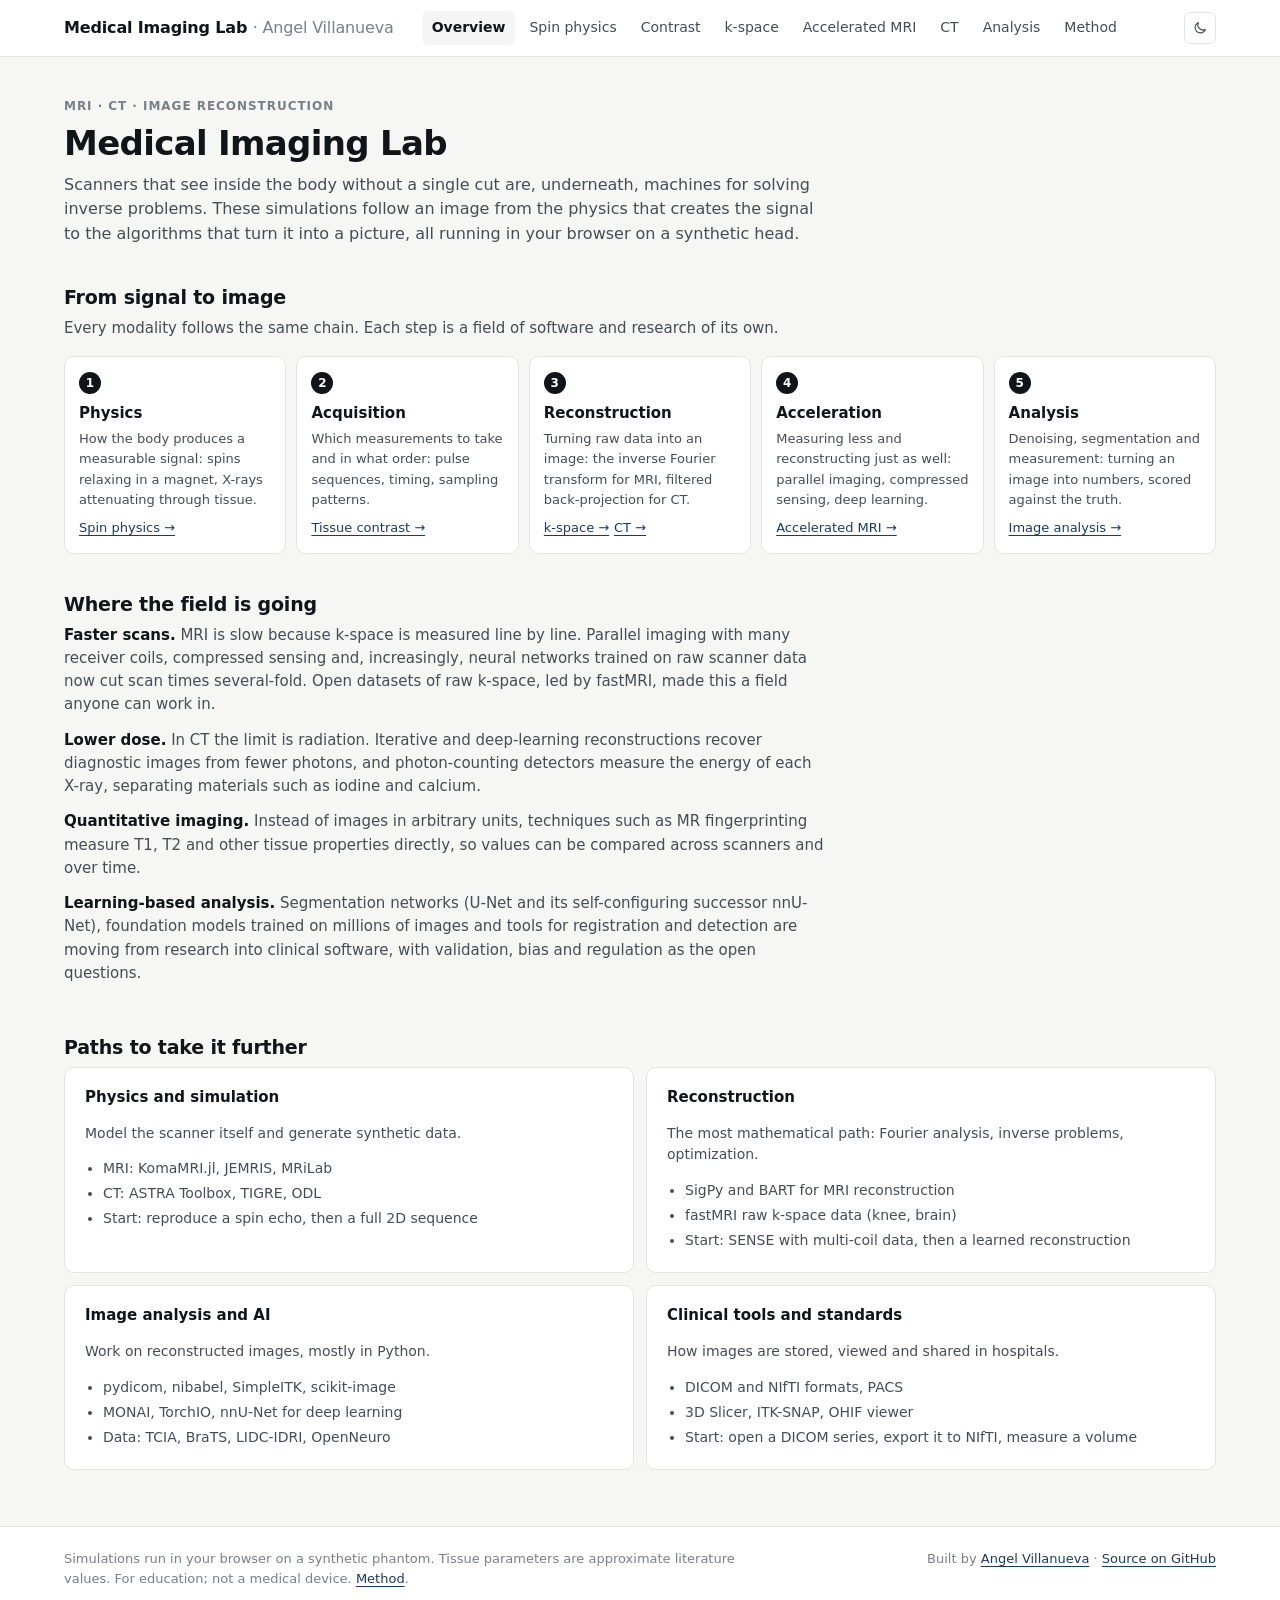
<file: index.html>
<!doctype html>
<html lang="en" data-root=".">
<head>
  <meta charset="utf-8">
  <meta name="viewport" content="width=device-width, initial-scale=1">
  <title>Medical Imaging Lab</title>
  <meta name="description" content="Interactive simulations of how MRI and CT images are made: spin physics, tissue contrast, k-space, compressed sensing and CT reconstruction, with a guide to the software of medical imaging.">
  <link rel="icon" href="data:image/svg+xml,%3Csvg xmlns='http://www.w3.org/2000/svg' viewBox='0 0 64 64'%3E%3Crect width='64' height='64' rx='12' fill='%231f3a5f'/%3E%3Ccircle cx='32' cy='32' r='15' fill='none' stroke='white' stroke-width='4'/%3E%3Cpath d='M32 12v40M12 32h40' stroke='white' stroke-width='3'/%3E%3C/svg%3E">
  <link rel="stylesheet" href="assets/theme.css">
  <style>
    .pipeline { display: grid; grid-template-columns: repeat(5, minmax(0, 1fr)); gap: 10px; counter-reset: step; }
    .pipeline > div { background: var(--surface); border: 1px solid var(--line); border-radius: 10px; padding: 14px; position: relative; }
    .pipeline > div::before { counter-increment: step; content: counter(step); display: inline-grid; place-items: center; width: 22px; height: 22px; border-radius: 50%; background: var(--ink); color: var(--surface); font-size: 12px; font-weight: 600; margin-bottom: 8px; }
    .pipeline strong { display: block; margin-bottom: 4px; }
    .pipeline span { font-size: 13px; color: var(--ink-2); display: block; }
    .pipeline a { font-size: 13px; display: inline-block; margin-top: 8px; }
    @media (max-width: 900px) { .pipeline { grid-template-columns: 1fr 1fr; } }
    @media (max-width: 520px) { .pipeline { grid-template-columns: 1fr; } }
    .paths { display: grid; grid-template-columns: repeat(2, minmax(0, 1fr)); gap: 12px; }
    @media (max-width: 760px) { .paths { grid-template-columns: 1fr; } }
    .paths .card { margin: 0; }
    .paths .card + .card { margin: 0; }
    .paths h3 { text-transform: none; letter-spacing: 0; font-size: 15px; color: var(--ink); margin: 0 0 6px; }
    .paths p, .paths li { font-size: 14px; color: var(--ink-2); }
    .paths ul { margin: 6px 0 0; padding-left: 18px; }
    .paths li { margin: 3px 0; }
  </style>
</head>
<body>
  <main>
    <div class="wrap">
      <header class="page-head">
        <p class="eyebrow">MRI · CT · Image reconstruction</p>
        <h1>Medical Imaging Lab</h1>
        <p class="lede">Scanners that see inside the body without a single cut are, underneath, machines for solving inverse problems. These simulations follow an image from the physics that creates the signal to the algorithms that turn it into a picture, all running in your browser on a synthetic head.</p>
      </header>

      <section class="block">
        <h2>From signal to image</h2>
        <p class="sub">Every modality follows the same chain. Each step is a field of software and research of its own.</p>
        <div class="pipeline">
          <div><strong>Physics</strong><span>How the body produces a measurable signal: spins relaxing in a magnet, X-rays attenuating through tissue.</span><a href="spin-physics/">Spin physics →</a></div>
          <div><strong>Acquisition</strong><span>Which measurements to take and in what order: pulse sequences, timing, sampling patterns.</span><a href="contrast/">Tissue contrast →</a></div>
          <div><strong>Reconstruction</strong><span>Turning raw data into an image: the inverse Fourier transform for MRI, filtered back-projection for CT.</span><a href="k-space/">k-space →</a> <a href="ct/">CT →</a></div>
          <div><strong>Acceleration</strong><span>Measuring less and reconstructing just as well: parallel imaging, compressed sensing, deep learning.</span><a href="accelerated-mri/">Accelerated MRI →</a></div>
          <div><strong>Analysis</strong><span>Denoising, segmentation and measurement: turning an image into numbers, scored against the truth.</span><a href="analysis/">Image analysis →</a></div>
        </div>
      </section>

      <section class="block">
        <h2>Where the field is going</h2>
        <div class="prose">
          <p><strong>Faster scans.</strong> MRI is slow because k-space is measured line by line. Parallel imaging with many receiver coils, compressed sensing and, increasingly, neural networks trained on raw scanner data now cut scan times several-fold. Open datasets of raw k-space, led by fastMRI, made this a field anyone can work in.</p>
          <p><strong>Lower dose.</strong> In CT the limit is radiation. Iterative and deep-learning reconstructions recover diagnostic images from fewer photons, and photon-counting detectors measure the energy of each X-ray, separating materials such as iodine and calcium.</p>
          <p><strong>Quantitative imaging.</strong> Instead of images in arbitrary units, techniques such as MR fingerprinting measure T1, T2 and other tissue properties directly, so values can be compared across scanners and over time.</p>
          <p><strong>Learning-based analysis.</strong> Segmentation networks (U-Net and its self-configuring successor nnU-Net), foundation models trained on millions of images and tools for registration and detection are moving from research into clinical software, with validation, bias and regulation as the open questions.</p>
        </div>
      </section>

      <section class="block">
        <h2>Paths to take it further</h2>
        <div class="paths">
          <div class="card"><h3>Physics and simulation</h3><p>Model the scanner itself and generate synthetic data.</p><ul><li>MRI: KomaMRI.jl, JEMRIS, MRiLab</li><li>CT: ASTRA Toolbox, TIGRE, ODL</li><li>Start: reproduce a spin echo, then a full 2D sequence</li></ul></div>
          <div class="card"><h3>Reconstruction</h3><p>The most mathematical path: Fourier analysis, inverse problems, optimization.</p><ul><li>SigPy and BART for MRI reconstruction</li><li>fastMRI raw k-space data (knee, brain)</li><li>Start: SENSE with multi-coil data, then a learned reconstruction</li></ul></div>
          <div class="card"><h3>Image analysis and AI</h3><p>Work on reconstructed images, mostly in Python.</p><ul><li>pydicom, nibabel, SimpleITK, scikit-image</li><li>MONAI, TorchIO, nnU-Net for deep learning</li><li>Data: TCIA, BraTS, LIDC-IDRI, OpenNeuro</li></ul></div>
          <div class="card"><h3>Clinical tools and standards</h3><p>How images are stored, viewed and shared in hospitals.</p><ul><li>DICOM and NIfTI formats, PACS</li><li>3D Slicer, ITK-SNAP, OHIF viewer</li><li>Start: open a DICOM series, export it to NIfTI, measure a volume</li></ul></div>
        </div>
      </section>
    </div>
  </main>
  <script src="assets/vendor/d3.v7.9.0.min.js"></script>
  <script src="assets/core.js"></script>
  <script>MH.shell("home");</script>
</body>
</html>
</file>
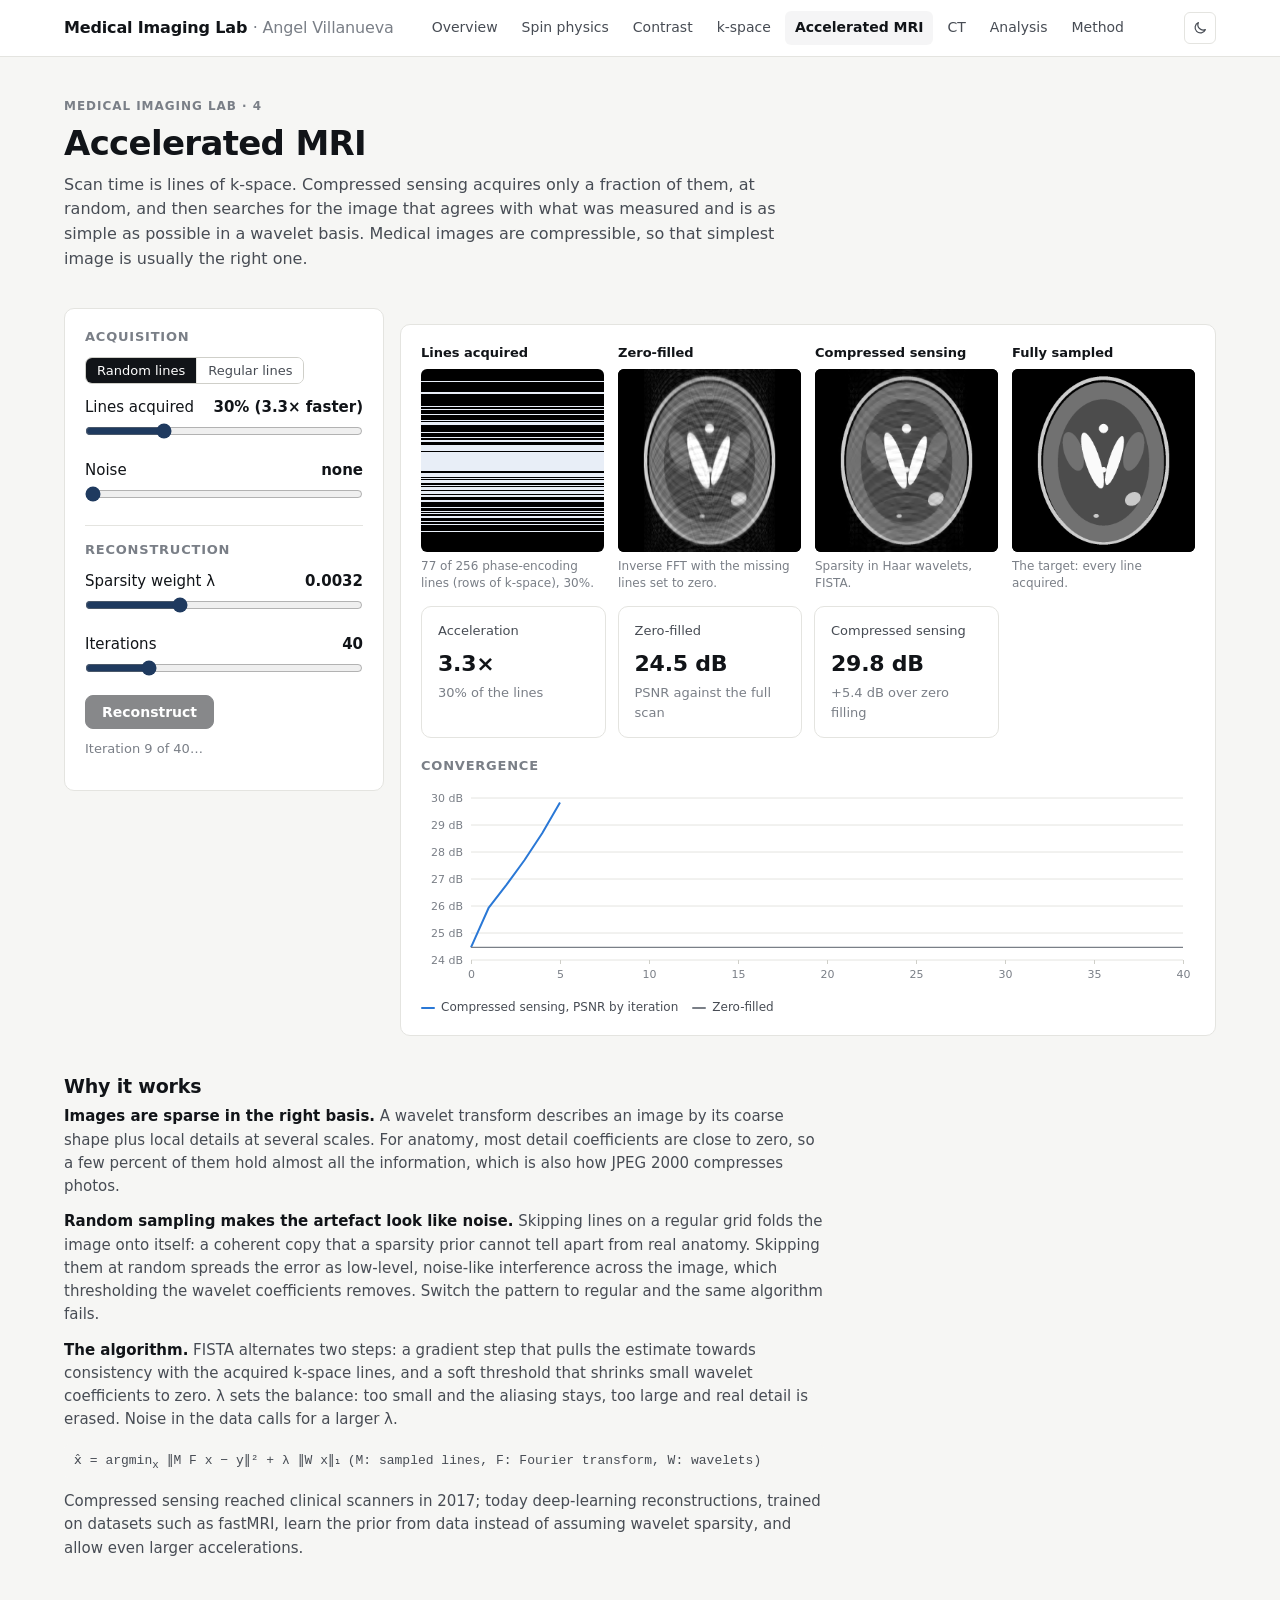
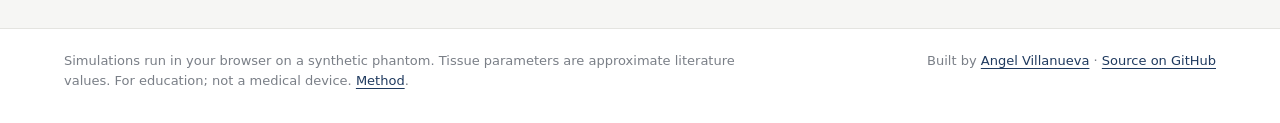
<file: accelerated-mri/index.html>
<!doctype html>
<html lang="en" data-root="..">
<head>
  <meta charset="utf-8">
  <meta name="viewport" content="width=device-width, initial-scale=1">
  <title>Accelerated MRI · Medical Imaging Lab</title>
  <meta name="description" content="Compressed sensing: skip most of k-space, then recover the image by asking for the sparsest picture consistent with the data.">
  <link rel="icon" href="data:image/svg+xml,%3Csvg xmlns='http://www.w3.org/2000/svg' viewBox='0 0 64 64'%3E%3Crect width='64' height='64' rx='12' fill='%231f3a5f'/%3E%3Ccircle cx='32' cy='32' r='15' fill='none' stroke='white' stroke-width='4'/%3E%3Cpath d='M32 12v40M12 32h40' stroke='white' stroke-width='3'/%3E%3C/svg%3E">
  <link rel="stylesheet" href="../assets/theme.css">
  <style>
    .img-grid.four { grid-template-columns: repeat(4, minmax(0, 1fr)); }
    @media (max-width: 1000px) { .img-grid.four { grid-template-columns: repeat(2, minmax(0, 1fr)); } }
    .mask { display: flex; flex-direction: column; width: 100%; aspect-ratio: 1; background: #000; border-radius: 6px; overflow: hidden; }
    .mask i { min-height: 0; }
    .mask i { flex: 1; display: block; }
  </style>
</head>
<body>
  <main>
    <div class="wrap">
      <header class="page-head">
        <p class="eyebrow">Medical Imaging Lab · 4</p>
        <h1>Accelerated MRI</h1>
        <p class="lede">Scan time is lines of k-space. Compressed sensing acquires only a fraction of them, at random, and then searches for the image that agrees with what was measured and is as simple as possible in a wavelet basis. Medical images are compressible, so that simplest image is usually the right one.</p>
      </header>

      <section class="block">
        <div class="panel-grid">
          <div class="card">
            <div class="ctrl-group">
              <h3>Acquisition</h3>
              <div id="pattern" style="margin-bottom:12px"></div>
              <div id="s-frac"></div>
              <div id="s-noise"></div>
            </div>
            <div class="ctrl-group">
              <h3>Reconstruction</h3>
              <div id="s-lambda"></div>
              <div id="s-iters"></div>
              <button class="btn" type="button" id="run">Reconstruct</button>
              <p class="status" id="status" style="margin-top:10px"></p>
            </div>
          </div>
          <div class="card">
            <div class="img-grid four">
              <div class="img-view"><div class="img-title">Lines acquired</div><div class="mask" id="mask"></div><div class="img-note" id="mask-note"></div></div>
              <div id="v-zero"></div><div id="v-cs"></div><div id="v-ref"></div>
            </div>
            <div class="tiles" id="tiles" style="margin-top:14px"></div>
            <h3 style="margin-top:18px">Convergence</h3>
            <div class="chart" id="conv"></div>
            <div class="legend" id="conv-legend"></div>
          </div>
        </div>
      </section>

      <section class="block">
        <h2>Why it works</h2>
        <div class="prose">
          <p><strong>Images are sparse in the right basis.</strong> A wavelet transform describes an image by its coarse shape plus local details at several scales. For anatomy, most detail coefficients are close to zero, so a few percent of them hold almost all the information, which is also how JPEG 2000 compresses photos.</p>
          <p><strong>Random sampling makes the artefact look like noise.</strong> Skipping lines on a regular grid folds the image onto itself: a coherent copy that a sparsity prior cannot tell apart from real anatomy. Skipping them at random spreads the error as low-level, noise-like interference across the image, which thresholding the wavelet coefficients removes. Switch the pattern to regular and the same algorithm fails.</p>
          <p><strong>The algorithm.</strong> FISTA alternates two steps: a gradient step that pulls the estimate towards consistency with the acquired k-space lines, and a soft threshold that shrinks small wavelet coefficients to zero. λ sets the balance: too small and the aliasing stays, too large and real detail is erased. Noise in the data calls for a larger λ.</p>
          <p class="formula">x̂ = argmin<sub>x</sub> ‖M F x − y‖² + λ ‖W x‖₁   (M: sampled lines, F: Fourier transform, W: wavelets)</p>
          <p>Compressed sensing reached clinical scanners in 2017; today deep-learning reconstructions, trained on datasets such as fastMRI, learn the prior from data instead of assuming wavelet sparsity, and allow even larger accelerations.</p>
        </div>
      </section>
    </div>
  </main>

  <script src="../assets/vendor/d3.v7.9.0.min.js"></script>
  <script src="../assets/imaging.js"></script>
  <script src="../assets/core.js"></script>
  <script src="../assets/viz.js"></script>
  <script src="../assets/pages/cs.js"></script>
</body>
</html>
</file>
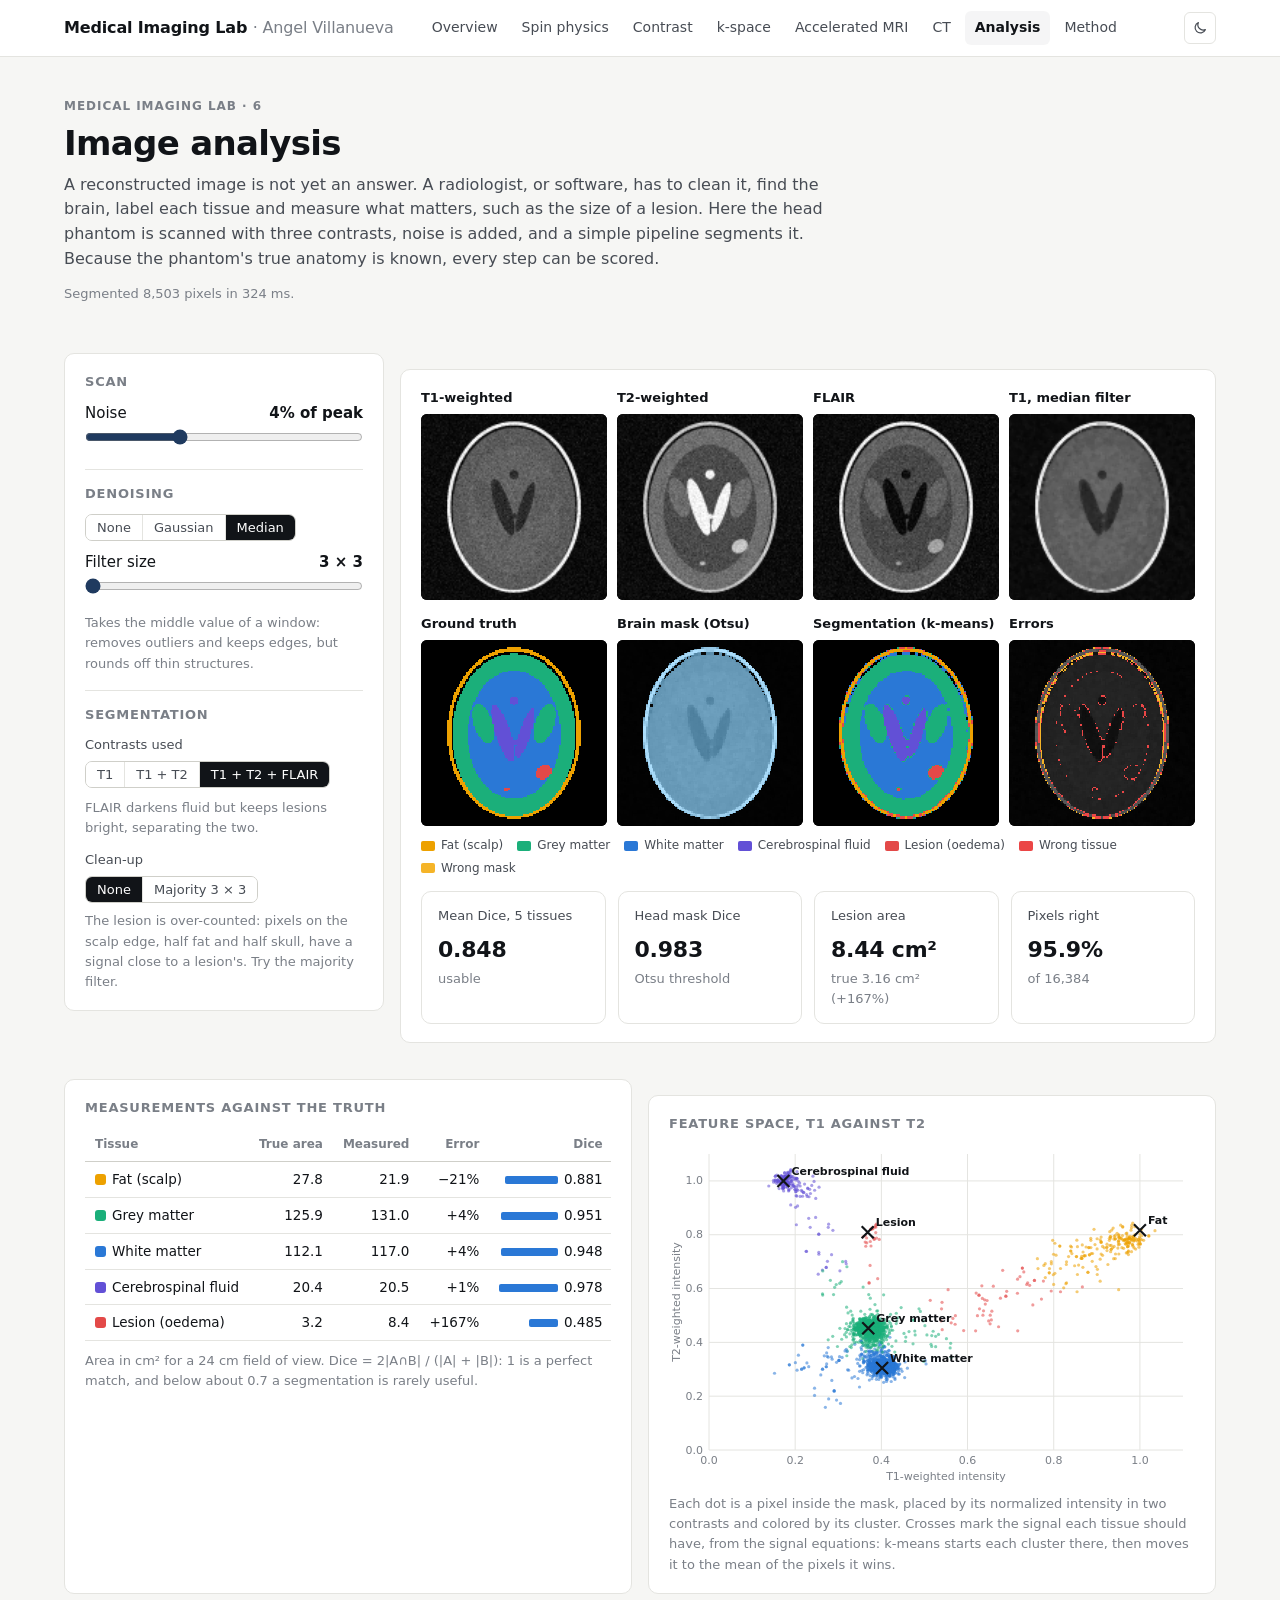
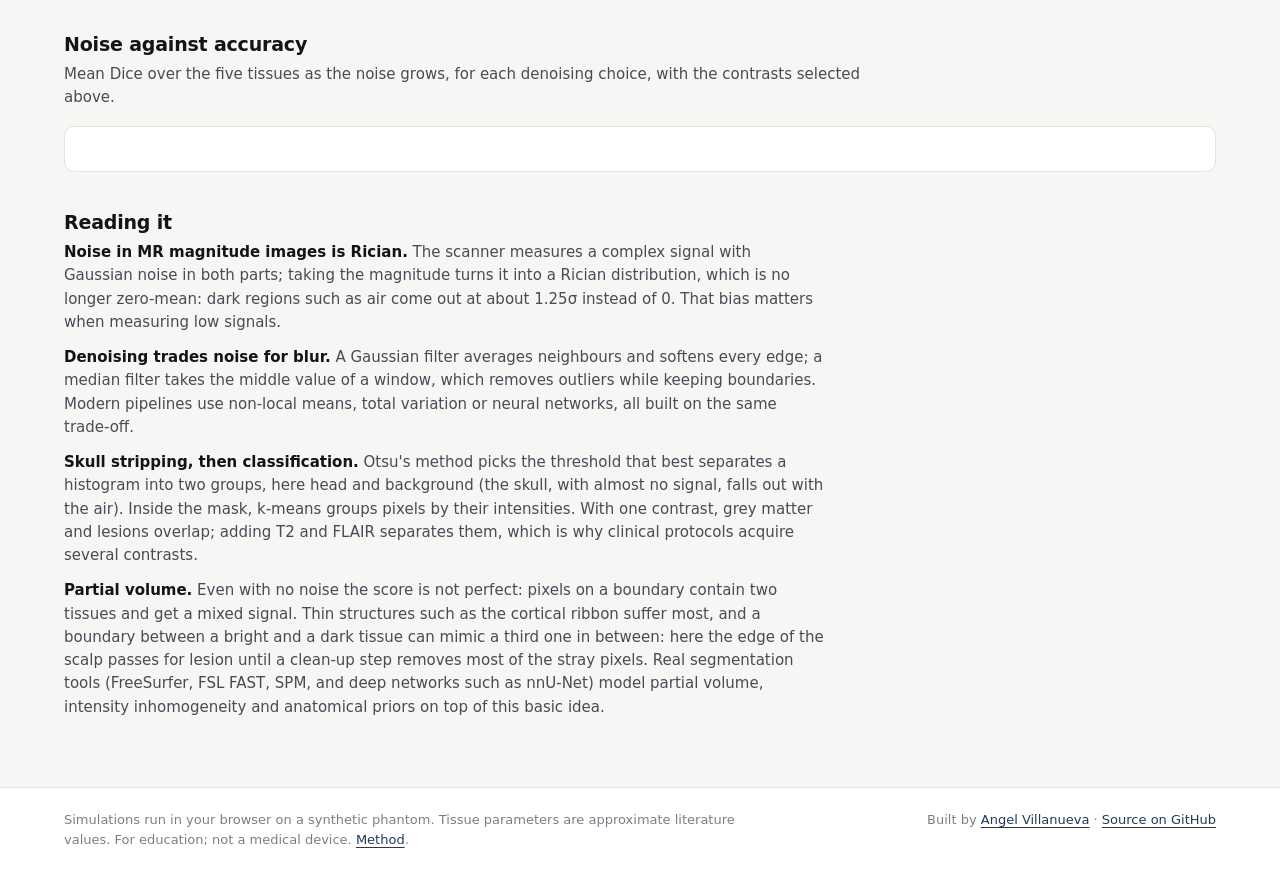
<file: analysis/index.html>
<!doctype html>
<html lang="en" data-root="..">
<head>
  <meta charset="utf-8">
  <meta name="viewport" content="width=device-width, initial-scale=1">
  <title>Image Analysis · Medical Imaging Lab</title>
  <meta name="description" content="From a noisy MR image to a measurement: denoising, skull stripping with Otsu's threshold, multi-contrast k-means tissue segmentation, Dice scores and lesion volume against the ground truth.">
  <link rel="icon" href="data:image/svg+xml,%3Csvg xmlns='http://www.w3.org/2000/svg' viewBox='0 0 64 64'%3E%3Crect width='64' height='64' rx='12' fill='%231f3a5f'/%3E%3Ccircle cx='32' cy='32' r='15' fill='none' stroke='white' stroke-width='4'/%3E%3Cpath d='M32 12v40M12 32h40' stroke='white' stroke-width='3'/%3E%3C/svg%3E">
  <link rel="stylesheet" href="../assets/theme.css">
  <style>
    .img-grid.four { grid-template-columns: repeat(4, minmax(0, 1fr)); gap: 10px; }
    @media (max-width: 1100px) { .img-grid.four { grid-template-columns: repeat(2, minmax(0, 1fr)); } }
    .seg-canvas { width: 100%; aspect-ratio: 1; image-rendering: pixelated; display: block; border-radius: 6px; background: #000; }
    .swatch { display: inline-block; width: 11px; height: 11px; border-radius: 3px; margin-right: 6px; vertical-align: -1px; }
    #scatter svg { display: block; width: 100%; height: auto; }
    #scatter text { font: 11px var(--sans); fill: var(--muted); }
    .dice-bar { display: inline-block; height: 8px; border-radius: 2px; background: var(--s1); vertical-align: middle; margin-right: 6px; }
  </style>
</head>
<body>
  <main>
    <div class="wrap">
      <header class="page-head">
        <p class="eyebrow">Medical Imaging Lab · 6</p>
        <h1>Image analysis</h1>
        <p class="lede">A reconstructed image is not yet an answer. A radiologist, or software, has to clean it, find the brain, label each tissue and measure what matters, such as the size of a lesion. Here the head phantom is scanned with three contrasts, noise is added, and a simple pipeline segments it. Because the phantom's true anatomy is known, every step can be scored.</p>
        <p class="updated" id="status">Segmenting…</p>
      </header>

      <section class="block">
        <div class="panel-grid">
          <div class="card">
            <div class="ctrl-group">
              <h3>Scan</h3>
              <div id="s-noise"></div>
            </div>
            <div class="ctrl-group">
              <h3>Denoising</h3>
              <div id="filter" style="margin-bottom:10px"></div>
              <div id="s-sigma"></div>
              <p class="note" id="filter-note" style="margin:0"></p>
            </div>
            <div class="ctrl-group">
              <h3>Segmentation</h3>
              <span class="control">Contrasts used</span>
              <div id="features" style="margin:6px 0 10px"></div>
              <p class="note" id="features-note" style="margin:0"></p>
              <span class="control" style="display:block;margin-top:12px">Clean-up</span>
              <div id="post" style="margin:6px 0 8px"></div>
              <p class="note" id="post-note" style="margin:0"></p>
            </div>
          </div>
          <div class="card">
            <div class="img-grid four">
              <div id="v-t1"></div><div id="v-t2"></div><div id="v-flair"></div><div id="v-den"></div>
            </div>
            <div class="img-grid four" style="margin-top:14px">
              <div class="img-view"><div class="img-title">Ground truth</div><canvas class="seg-canvas" id="c-truth"></canvas></div>
              <div class="img-view"><div class="img-title">Brain mask (Otsu)</div><canvas class="seg-canvas" id="c-mask"></canvas></div>
              <div class="img-view"><div class="img-title">Segmentation (k-means)</div><canvas class="seg-canvas" id="c-seg"></canvas></div>
              <div class="img-view"><div class="img-title">Errors</div><canvas class="seg-canvas" id="c-err"></canvas></div>
            </div>
            <div class="legend" id="seg-legend" style="margin-top:10px"></div>
            <div class="tiles" id="tiles" style="margin-top:14px"></div>
          </div>
        </div>
      </section>

      <section class="block">
        <div class="grid-2">
          <div class="card">
            <h3>Measurements against the truth</h3>
            <div class="table-scroll"><table class="data" id="measure"></table></div>
            <p class="note">Area in cm² for a 24 cm field of view. Dice = 2|A∩B| / (|A| + |B|): 1 is a perfect match, and below about 0.7 a segmentation is rarely useful.</p>
          </div>
          <div class="card">
            <h3 id="scatter-title">Feature space</h3>
            <div id="scatter"></div>
            <p class="note">Each dot is a pixel inside the mask, placed by its normalized intensity in two contrasts and colored by its cluster. Crosses mark the signal each tissue should have, from the signal equations: k-means starts each cluster there, then moves it to the mean of the pixels it wins.</p>
          </div>
        </div>
      </section>

      <section class="block">
        <h2>Noise against accuracy</h2>
        <p class="sub">Mean Dice over the five tissues as the noise grows, for each denoising choice, with the contrasts selected above.</p>
        <div class="card">
          <div class="chart" id="sweep"></div>
          <div class="legend" id="sweep-legend" style="margin-top:8px"></div>
        </div>
      </section>

      <section class="block">
        <h2>Reading it</h2>
        <div class="prose">
          <p><strong>Noise in MR magnitude images is Rician.</strong> The scanner measures a complex signal with Gaussian noise in both parts; taking the magnitude turns it into a Rician distribution, which is no longer zero-mean: dark regions such as air come out at about 1.25σ instead of 0. That bias matters when measuring low signals.</p>
          <p><strong>Denoising trades noise for blur.</strong> A Gaussian filter averages neighbours and softens every edge; a median filter takes the middle value of a window, which removes outliers while keeping boundaries. Modern pipelines use non-local means, total variation or neural networks, all built on the same trade-off.</p>
          <p><strong>Skull stripping, then classification.</strong> Otsu's method picks the threshold that best separates a histogram into two groups, here head and background (the skull, with almost no signal, falls out with the air). Inside the mask, k-means groups pixels by their intensities. With one contrast, grey matter and lesions overlap; adding T2 and FLAIR separates them, which is why clinical protocols acquire several contrasts.</p>
          <p><strong>Partial volume.</strong> Even with no noise the score is not perfect: pixels on a boundary contain two tissues and get a mixed signal. Thin structures such as the cortical ribbon suffer most, and a boundary between a bright and a dark tissue can mimic a third one in between: here the edge of the scalp passes for lesion until a clean-up step removes most of the stray pixels. Real segmentation tools (FreeSurfer, FSL FAST, SPM, and deep networks such as nnU-Net) model partial volume, intensity inhomogeneity and anatomical priors on top of this basic idea.</p>
        </div>
      </section>
    </div>
  </main>

  <script src="../assets/vendor/d3.v7.9.0.min.js"></script>
  <script src="../assets/imaging.js"></script>
  <script src="../assets/core.js"></script>
  <script src="../assets/viz.js"></script>
  <script src="../assets/pages/analysis.js"></script>
</body>
</html>
</file>
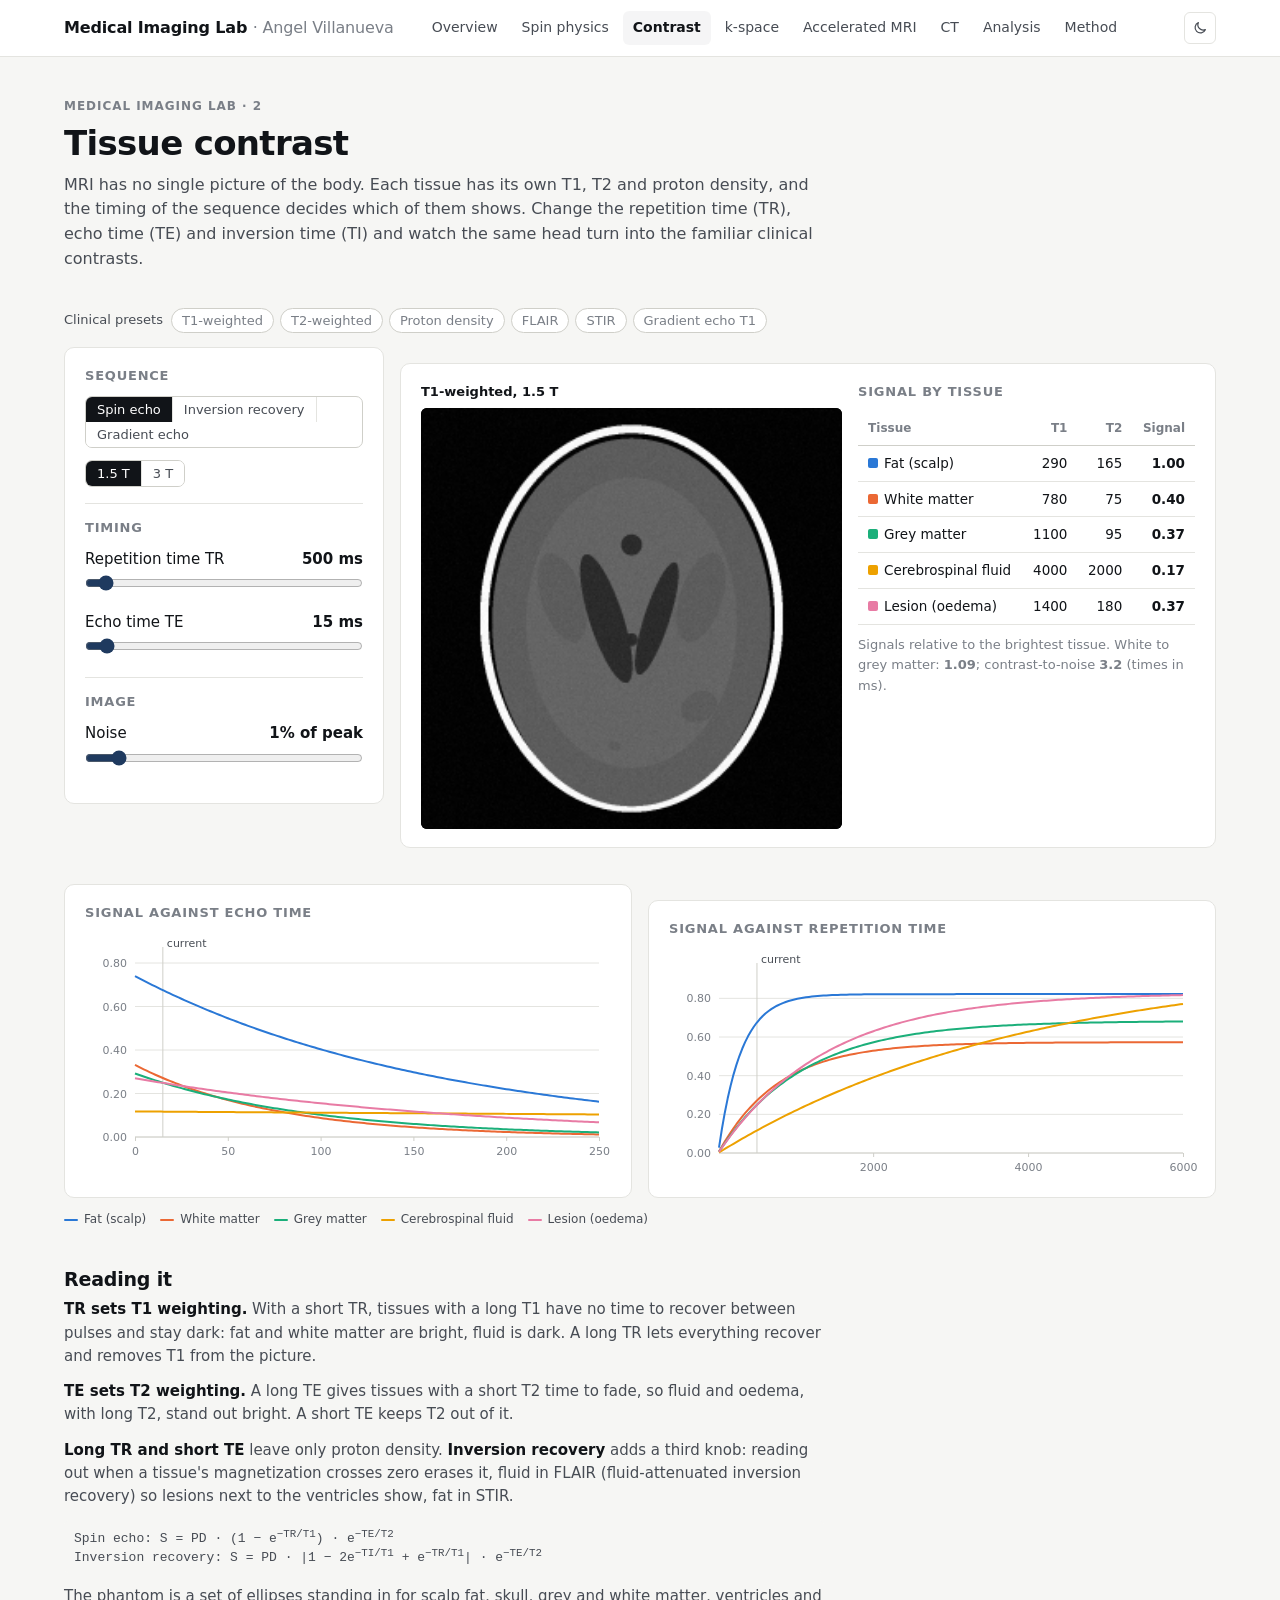
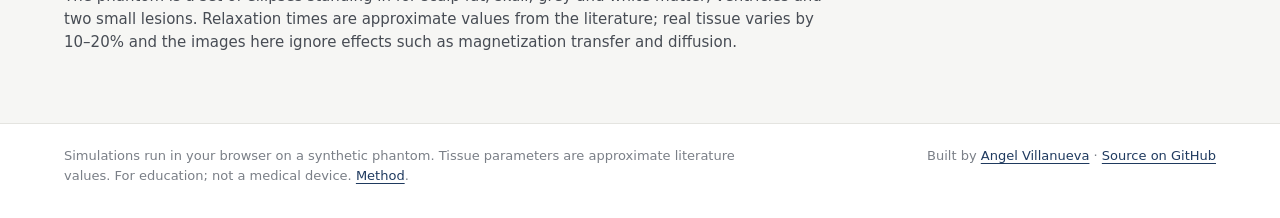
<file: contrast/index.html>
<!doctype html>
<html lang="en" data-root="..">
<head>
  <meta charset="utf-8">
  <meta name="viewport" content="width=device-width, initial-scale=1">
  <title>Tissue Contrast · Medical Imaging Lab</title>
  <meta name="description" content="How TR, TE and TI turn the same brain into T1-weighted, T2-weighted, proton-density, FLAIR and STIR images.">
  <link rel="icon" href="data:image/svg+xml,%3Csvg xmlns='http://www.w3.org/2000/svg' viewBox='0 0 64 64'%3E%3Crect width='64' height='64' rx='12' fill='%231f3a5f'/%3E%3Ccircle cx='32' cy='32' r='15' fill='none' stroke='white' stroke-width='4'/%3E%3Cpath d='M32 12v40M12 32h40' stroke='white' stroke-width='3'/%3E%3C/svg%3E">
  <link rel="stylesheet" href="../assets/theme.css">
  <style>
    .viewer { display: grid; grid-template-columns: minmax(0, 1.25fr) minmax(0, 1fr); gap: 16px; align-items: start; }
    @media (max-width: 760px) { .viewer { grid-template-columns: 1fr; } }
    .dot { display: inline-block; width: 10px; height: 10px; border-radius: 2px; margin-right: 6px; }
  </style>
</head>
<body>
  <main>
    <div class="wrap">
      <header class="page-head">
        <p class="eyebrow">Medical Imaging Lab · 2</p>
        <h1>Tissue contrast</h1>
        <p class="lede">MRI has no single picture of the body. Each tissue has its own T1, T2 and proton density, and the timing of the sequence decides which of them shows. Change the repetition time (TR), echo time (TE) and inversion time (TI) and watch the same head turn into the familiar clinical contrasts.</p>
      </header>

      <section class="block">
        <div class="controls"><span class="control">Clinical presets <span id="presets"></span></span></div>
        <div class="panel-grid">
          <div class="card">
            <div class="ctrl-group">
              <h3>Sequence</h3>
              <div id="seq" style="margin-bottom:12px"></div>
              <div id="field"></div>
            </div>
            <div class="ctrl-group">
              <h3>Timing</h3>
              <div id="s-tr"></div><div id="s-te"></div><div id="s-ti"></div><div id="s-flip"></div>
            </div>
            <div class="ctrl-group">
              <h3>Image</h3>
              <div id="s-noise"></div>
            </div>
          </div>
          <div class="card">
            <div class="viewer">
              <div id="image"></div>
              <div>
                <h3 id="weighting"></h3>
                <table class="data" id="signals"></table>
                <p class="note" id="contrast-note"></p>
              </div>
            </div>
          </div>
        </div>
      </section>

      <section class="block">
        <div class="grid-2">
          <div class="card"><h3 id="c1-title">Signal against echo time</h3><div class="chart" id="c1"></div></div>
          <div class="card"><h3 id="c2-title">Signal against repetition time</h3><div class="chart" id="c2"></div></div>
        </div>
        <div class="legend" id="legend" style="margin-top:12px"></div>
      </section>

      <section class="block">
        <h2>Reading it</h2>
        <div class="prose">
          <p><strong>TR sets T1 weighting.</strong> With a short TR, tissues with a long T1 have no time to recover between pulses and stay dark: fat and white matter are bright, fluid is dark. A long TR lets everything recover and removes T1 from the picture.</p>
          <p><strong>TE sets T2 weighting.</strong> A long TE gives tissues with a short T2 time to fade, so fluid and oedema, with long T2, stand out bright. A short TE keeps T2 out of it.</p>
          <p><strong>Long TR and short TE</strong> leave only proton density. <strong>Inversion recovery</strong> adds a third knob: reading out when a tissue's magnetization crosses zero erases it, fluid in FLAIR (fluid-attenuated inversion recovery) so lesions next to the ventricles show, fat in STIR.</p>
          <p class="formula">Spin echo:  S = PD · (1 − e<sup>−TR/T1</sup>) · e<sup>−TE/T2</sup><br>Inversion recovery:  S = PD · |1 − 2e<sup>−TI/T1</sup> + e<sup>−TR/T1</sup>| · e<sup>−TE/T2</sup></p>
          <p>The phantom is a set of ellipses standing in for scalp fat, skull, grey and white matter, ventricles and two small lesions. Relaxation times are approximate values from the literature; real tissue varies by 10–20% and the images here ignore effects such as magnetization transfer and diffusion.</p>
        </div>
      </section>
    </div>
  </main>

  <script src="../assets/vendor/d3.v7.9.0.min.js"></script>
  <script src="../assets/imaging.js"></script>
  <script src="../assets/core.js"></script>
  <script src="../assets/viz.js"></script>
  <script src="../assets/pages/contrast.js"></script>
</body>
</html>
</file>
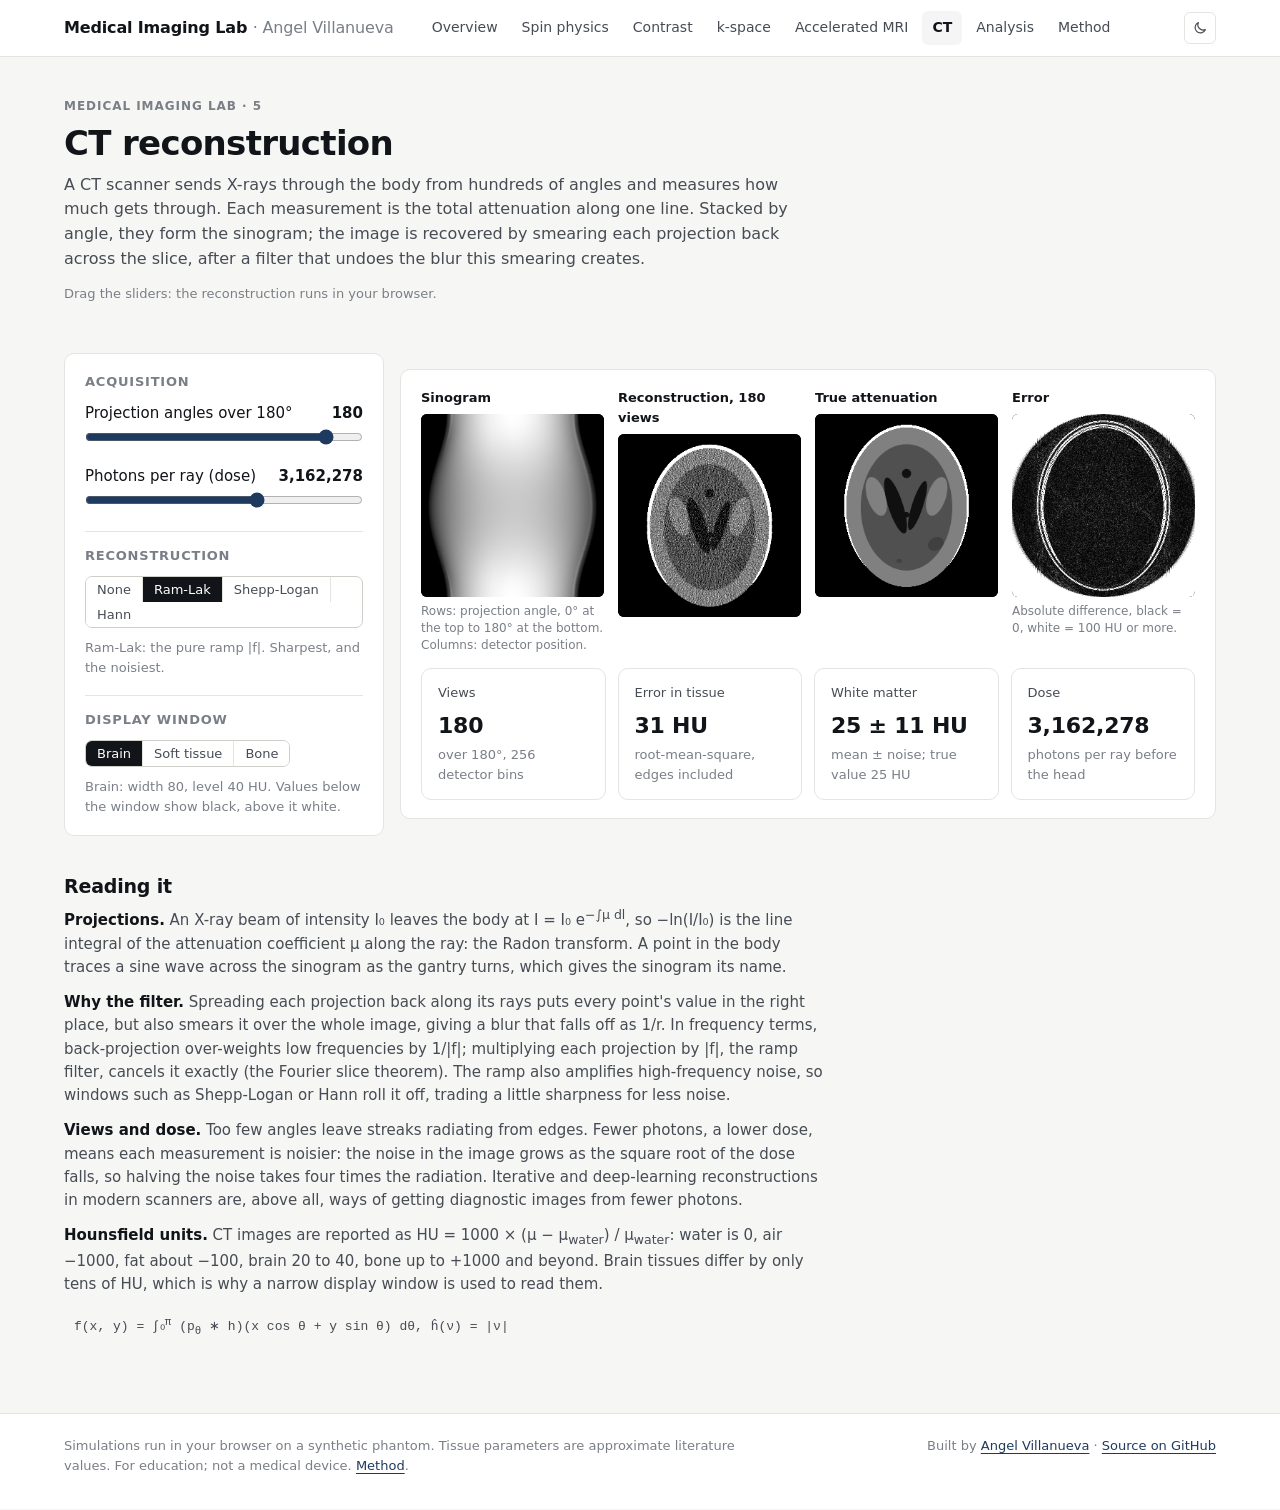
<file: ct/index.html>
<!doctype html>
<html lang="en" data-root="..">
<head>
  <meta charset="utf-8">
  <meta name="viewport" content="width=device-width, initial-scale=1">
  <title>CT Reconstruction · Medical Imaging Lab</title>
  <meta name="description" content="How a CT scanner turns X-ray projections into a slice: the sinogram, simple and filtered back-projection, the number of views and radiation dose.">
  <link rel="icon" href="data:image/svg+xml,%3Csvg xmlns='http://www.w3.org/2000/svg' viewBox='0 0 64 64'%3E%3Crect width='64' height='64' rx='12' fill='%231f3a5f'/%3E%3Ccircle cx='32' cy='32' r='15' fill='none' stroke='white' stroke-width='4'/%3E%3Cpath d='M32 12v40M12 32h40' stroke='white' stroke-width='3'/%3E%3C/svg%3E">
  <link rel="stylesheet" href="../assets/theme.css">
  <style>
    .img-grid.four { grid-template-columns: repeat(4, minmax(0, 1fr)); }
    @media (max-width: 1000px) { .img-grid.four { grid-template-columns: repeat(2, minmax(0, 1fr)); } }
  </style>
</head>
<body>
  <main>
    <div class="wrap">
      <header class="page-head">
        <p class="eyebrow">Medical Imaging Lab · 5</p>
        <h1>CT reconstruction</h1>
        <p class="lede">A CT scanner sends X-rays through the body from hundreds of angles and measures how much gets through. Each measurement is the total attenuation along one line. Stacked by angle, they form the sinogram; the image is recovered by smearing each projection back across the slice, after a filter that undoes the blur this smearing creates.</p>
        <p class="updated" id="status">Computing projections…</p>
      </header>

      <section class="block">
        <div class="panel-grid">
          <div class="card">
            <div class="ctrl-group">
              <h3>Acquisition</h3>
              <div id="s-views"></div>
              <div id="s-dose"></div>
            </div>
            <div class="ctrl-group">
              <h3>Reconstruction</h3>
              <div id="filter" style="margin-bottom:10px"></div>
              <p class="note" id="filter-note" style="margin:0"></p>
            </div>
            <div class="ctrl-group">
              <h3>Display window</h3>
              <div id="window"></div>
              <p class="note" id="window-note"></p>
            </div>
          </div>
          <div class="card">
            <div class="img-grid four">
              <div id="v-sino"></div><div id="v-rec"></div><div id="v-ref"></div><div id="v-err"></div>
            </div>
            <div class="tiles" id="tiles" style="margin-top:14px"></div>
          </div>
        </div>
      </section>

      <section class="block">
        <h2>Reading it</h2>
        <div class="prose">
          <p><strong>Projections.</strong> An X-ray beam of intensity I₀ leaves the body at I = I₀ e<sup>−∫μ dl</sup>, so −ln(I/I₀) is the line integral of the attenuation coefficient μ along the ray: the Radon transform. A point in the body traces a sine wave across the sinogram as the gantry turns, which gives the sinogram its name.</p>
          <p><strong>Why the filter.</strong> Spreading each projection back along its rays puts every point's value in the right place, but also smears it over the whole image, giving a blur that falls off as 1/r. In frequency terms, back-projection over-weights low frequencies by 1/|f|; multiplying each projection by |f|, the ramp filter, cancels it exactly (the Fourier slice theorem). The ramp also amplifies high-frequency noise, so windows such as Shepp-Logan or Hann roll it off, trading a little sharpness for less noise.</p>
          <p><strong>Views and dose.</strong> Too few angles leave streaks radiating from edges. Fewer photons, a lower dose, means each measurement is noisier: the noise in the image grows as the square root of the dose falls, so halving the noise takes four times the radiation. Iterative and deep-learning reconstructions in modern scanners are, above all, ways of getting diagnostic images from fewer photons.</p>
          <p><strong>Hounsfield units.</strong> CT images are reported as HU = 1000 × (μ − μ<sub>water</sub>) / μ<sub>water</sub>: water is 0, air −1000, fat about −100, brain 20 to 40, bone up to +1000 and beyond. Brain tissues differ by only tens of HU, which is why a narrow display window is used to read them.</p>
          <p class="formula">f(x, y) = ∫₀<sup>π</sup> (p<sub>θ</sub> ∗ h)(x cos θ + y sin θ) dθ,   ĥ(ν) = |ν|</p>
        </div>
      </section>
    </div>
  </main>

  <script src="../assets/vendor/d3.v7.9.0.min.js"></script>
  <script src="../assets/imaging.js"></script>
  <script src="../assets/core.js"></script>
  <script src="../assets/viz.js"></script>
  <script src="../assets/pages/ct.js"></script>
</body>
</html>
</file>
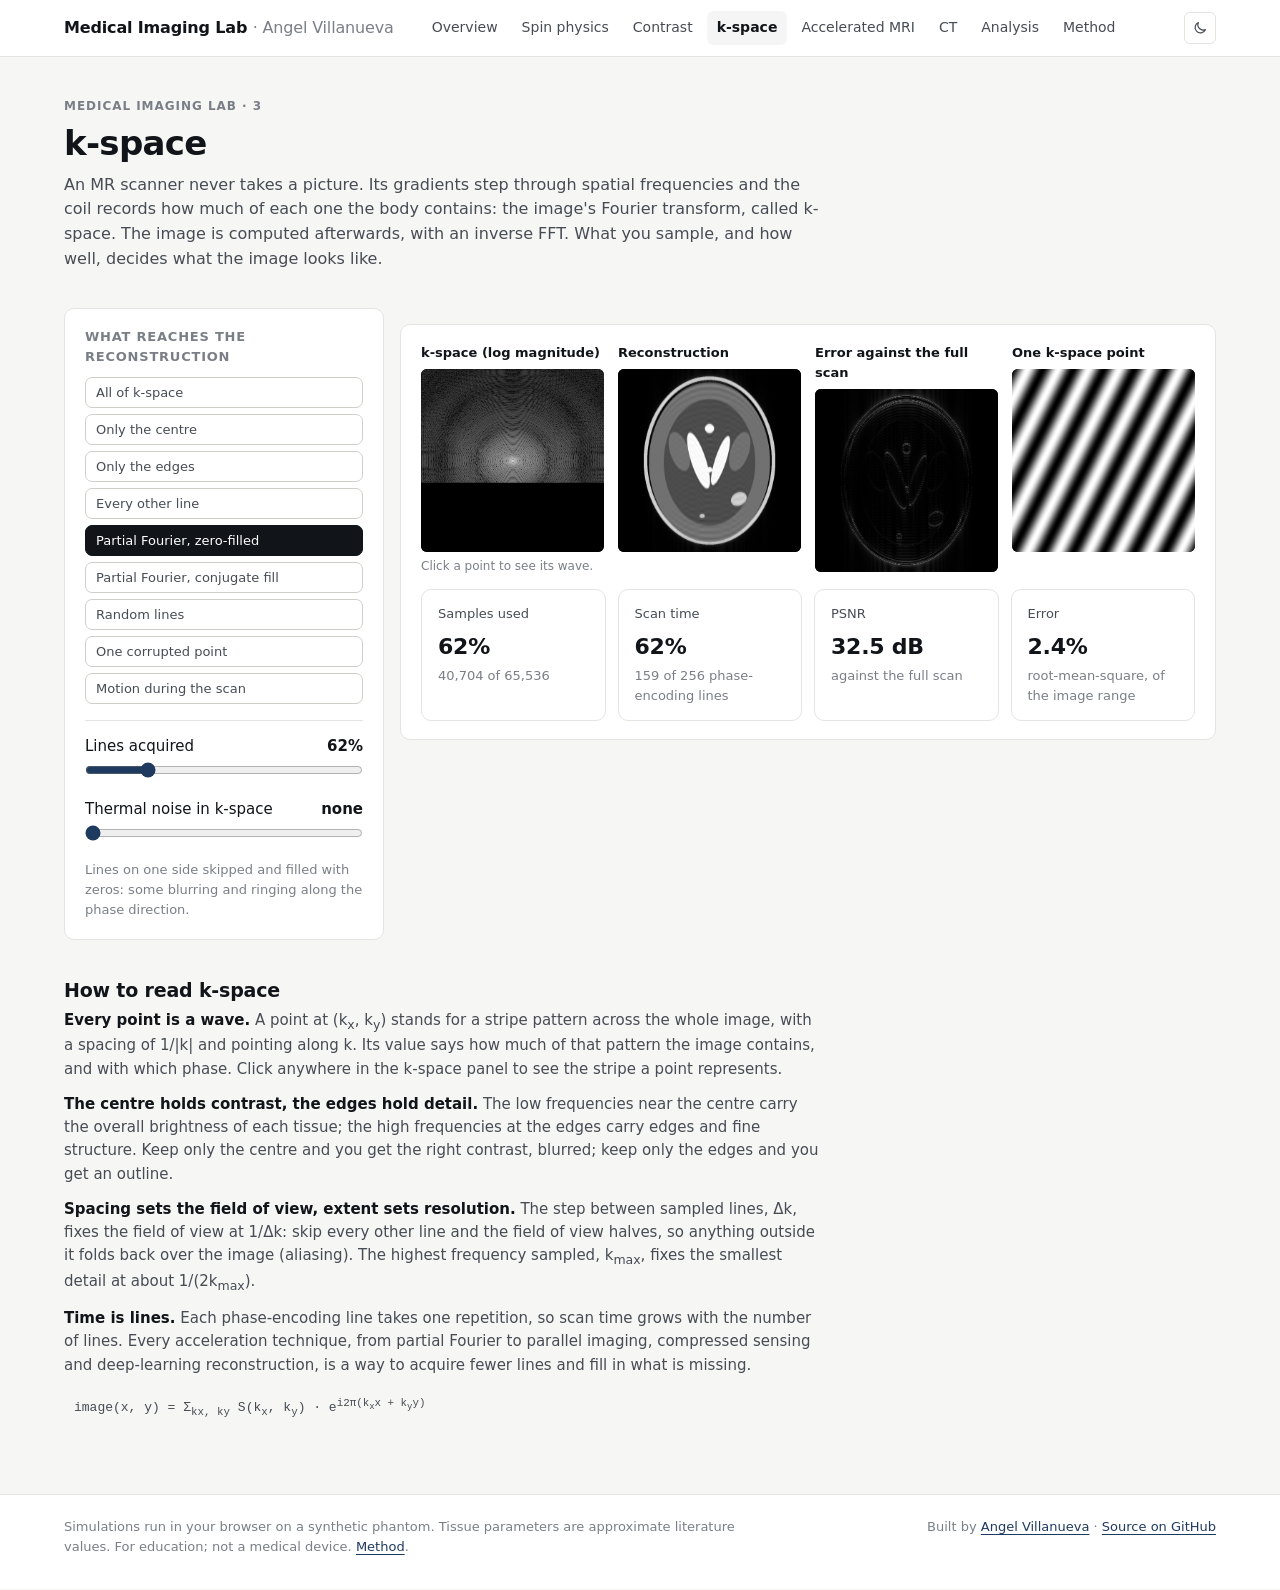
<file: k-space/index.html>
<!doctype html>
<html lang="en" data-root="..">
<head>
  <meta charset="utf-8">
  <meta name="viewport" content="width=device-width, initial-scale=1">
  <title>k-space · Medical Imaging Lab</title>
  <meta name="description" content="An MR scanner measures the Fourier transform of the image. Remove, undersample or corrupt parts of k-space and see the artefacts it causes.">
  <link rel="icon" href="data:image/svg+xml,%3Csvg xmlns='http://www.w3.org/2000/svg' viewBox='0 0 64 64'%3E%3Crect width='64' height='64' rx='12' fill='%231f3a5f'/%3E%3Ccircle cx='32' cy='32' r='15' fill='none' stroke='white' stroke-width='4'/%3E%3Cpath d='M32 12v40M12 32h40' stroke='white' stroke-width='3'/%3E%3C/svg%3E">
  <link rel="stylesheet" href="../assets/theme.css">
  <style>
    .img-grid.four { grid-template-columns: repeat(4, minmax(0, 1fr)); }
    @media (max-width: 1000px) { .img-grid.four { grid-template-columns: repeat(2, minmax(0, 1fr)); } }
    .modes { display: grid; gap: 6px; }
    .modes button { text-align: left; font: 500 13px var(--sans); padding: 7px 10px; border-radius: 7px; border: 1px solid var(--line-2); background: var(--surface); color: var(--ink-2); cursor: pointer; }
    .modes button[aria-pressed="true"] { background: var(--ink); color: var(--surface); border-color: var(--ink); }
  </style>
</head>
<body>
  <main>
    <div class="wrap">
      <header class="page-head">
        <p class="eyebrow">Medical Imaging Lab · 3</p>
        <h1>k-space</h1>
        <p class="lede">An MR scanner never takes a picture. Its gradients step through spatial frequencies and the coil records how much of each one the body contains: the image's Fourier transform, called k-space. The image is computed afterwards, with an inverse FFT. What you sample, and how well, decides what the image looks like.</p>
      </header>

      <section class="block">
        <div class="panel-grid">
          <div class="card">
            <div class="ctrl-group">
              <h3>What reaches the reconstruction</h3>
              <div class="modes" id="modes"></div>
            </div>
            <div class="ctrl-group">
              <div id="s-param"></div>
              <div id="s-noise"></div>
              <p class="note" id="mode-note" style="margin:0"></p>
            </div>
          </div>
          <div class="card">
            <div class="img-grid four">
              <div id="v-k"></div><div id="v-img"></div><div id="v-err"></div><div id="v-wave"></div>
            </div>
            <div class="tiles" id="tiles" style="margin-top:14px"></div>
          </div>
        </div>
      </section>

      <section class="block">
        <h2>How to read k-space</h2>
        <div class="prose">
          <p><strong>Every point is a wave.</strong> A point at (k<sub>x</sub>, k<sub>y</sub>) stands for a stripe pattern across the whole image, with a spacing of 1/|k| and pointing along k. Its value says how much of that pattern the image contains, and with which phase. Click anywhere in the k-space panel to see the stripe a point represents.</p>
          <p><strong>The centre holds contrast, the edges hold detail.</strong> The low frequencies near the centre carry the overall brightness of each tissue; the high frequencies at the edges carry edges and fine structure. Keep only the centre and you get the right contrast, blurred; keep only the edges and you get an outline.</p>
          <p><strong>Spacing sets the field of view, extent sets resolution.</strong> The step between sampled lines, Δk, fixes the field of view at 1/Δk: skip every other line and the field of view halves, so anything outside it folds back over the image (aliasing). The highest frequency sampled, k<sub>max</sub>, fixes the smallest detail at about 1/(2k<sub>max</sub>).</p>
          <p><strong>Time is lines.</strong> Each phase-encoding line takes one repetition, so scan time grows with the number of lines. Every acceleration technique, from partial Fourier to parallel imaging, compressed sensing and deep-learning reconstruction, is a way to acquire fewer lines and fill in what is missing.</p>
          <p class="formula">image(x, y) = Σ<sub>kx, ky</sub> S(k<sub>x</sub>, k<sub>y</sub>) · e<sup>i2π(k<sub>x</sub>x + k<sub>y</sub>y)</sup></p>
        </div>
      </section>
    </div>
  </main>

  <script src="../assets/vendor/d3.v7.9.0.min.js"></script>
  <script src="../assets/imaging.js"></script>
  <script src="../assets/core.js"></script>
  <script src="../assets/viz.js"></script>
  <script src="../assets/pages/kspace.js"></script>
</body>
</html>
</file>
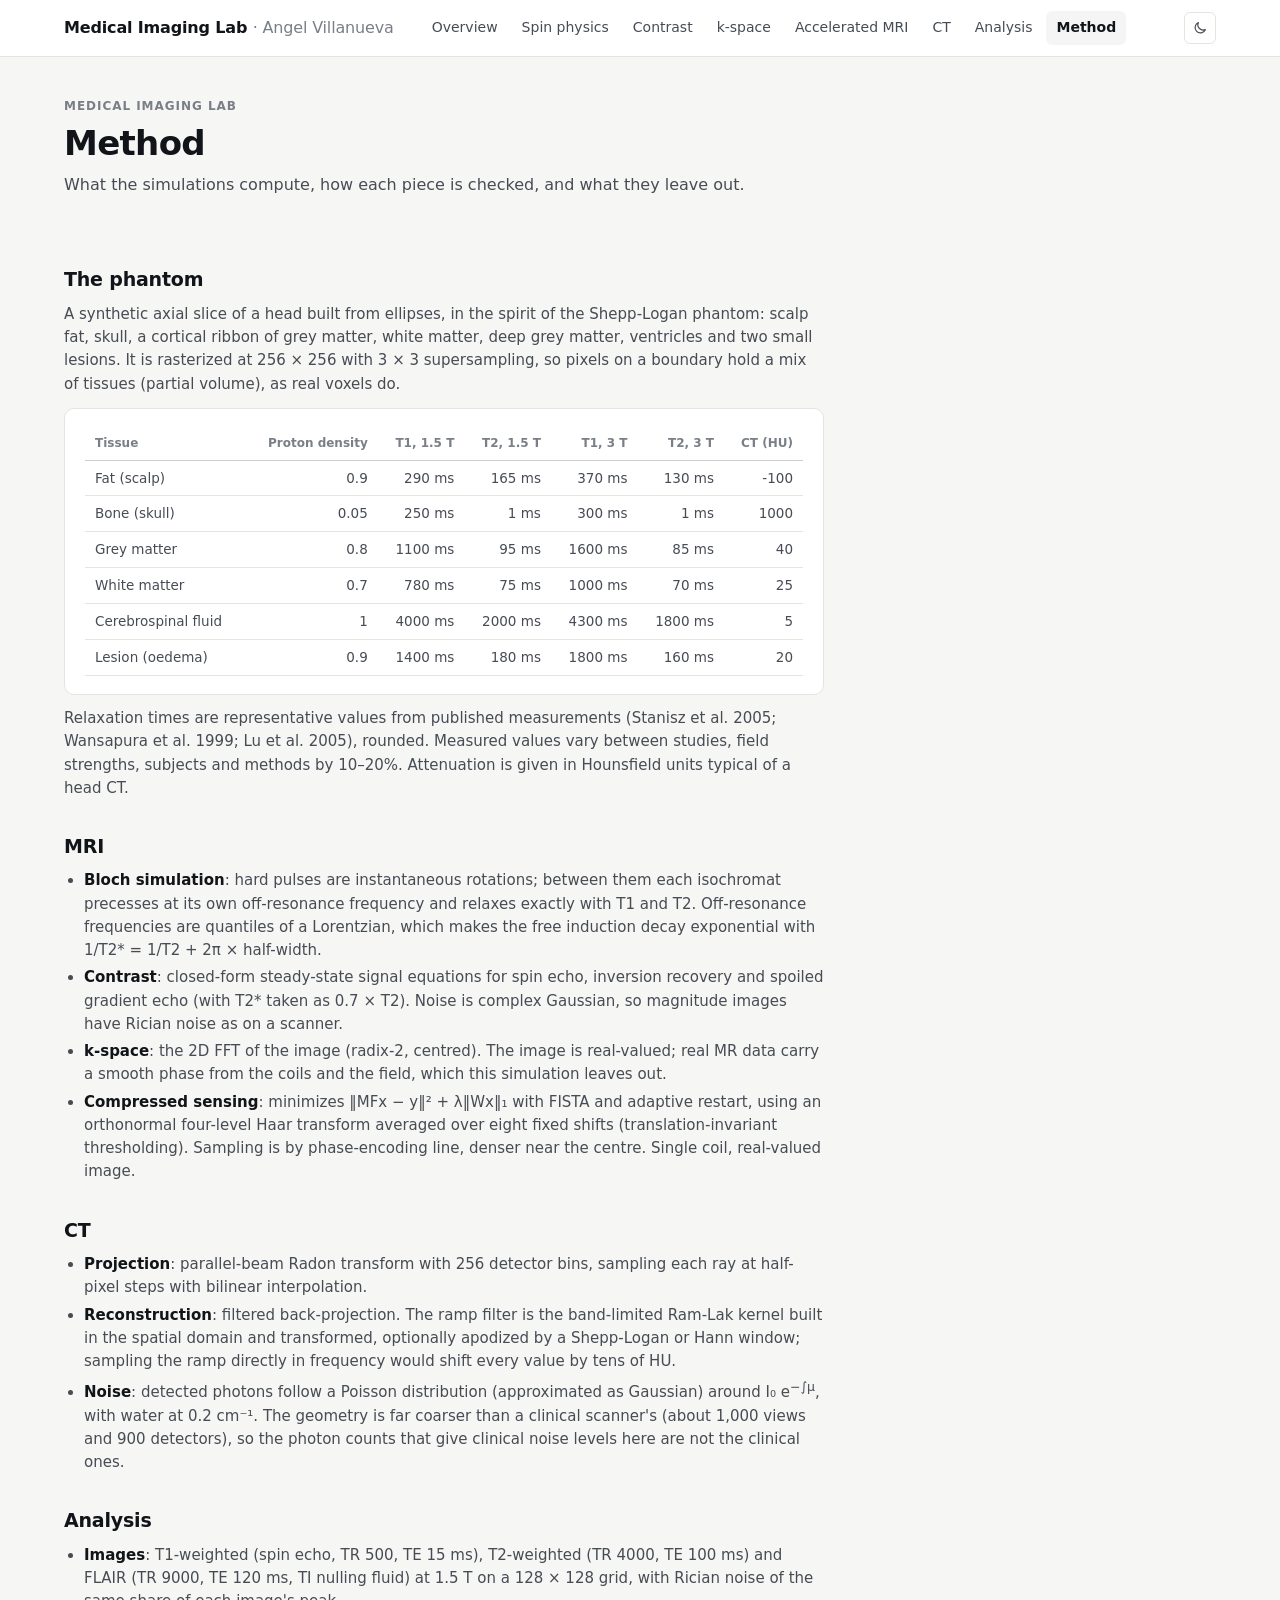
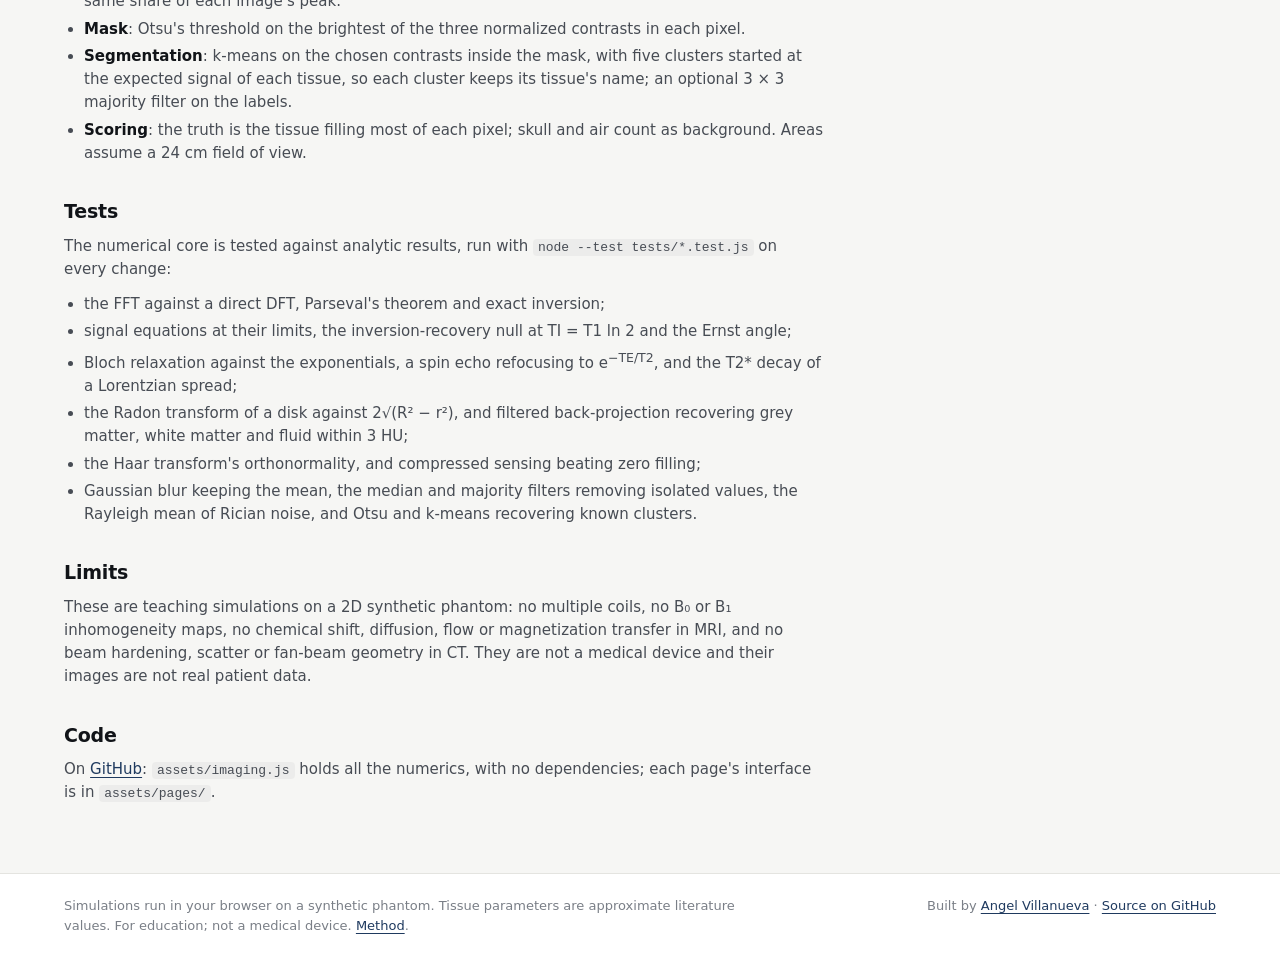
<file: method/index.html>
<!doctype html>
<html lang="en" data-root="..">
<head>
  <meta charset="utf-8">
  <meta name="viewport" content="width=device-width, initial-scale=1">
  <title>Method · Medical Imaging Lab</title>
  <meta name="description" content="The phantom, tissue parameters, algorithms and tests behind the Medical Imaging Lab simulations, and their limitations.">
  <link rel="icon" href="data:image/svg+xml,%3Csvg xmlns='http://www.w3.org/2000/svg' viewBox='0 0 64 64'%3E%3Crect width='64' height='64' rx='12' fill='%231f3a5f'/%3E%3Ccircle cx='32' cy='32' r='15' fill='none' stroke='white' stroke-width='4'/%3E%3Cpath d='M32 12v40M12 32h40' stroke='white' stroke-width='3'/%3E%3C/svg%3E">
  <link rel="stylesheet" href="../assets/theme.css">
  <style>
    .prose h2 { color: var(--ink); margin: 32px 0 8px; }
    .prose ul { margin: 0 0 12px; padding-left: 20px; }
    .prose li { margin: 4px 0; }
    .prose code { font-size: 13px; background: var(--hover); padding: 1px 5px; border-radius: 4px; }
  </style>
</head>
<body>
  <main>
    <div class="wrap">
      <header class="page-head">
        <p class="eyebrow">Medical Imaging Lab</p>
        <h1>Method</h1>
        <p class="lede">What the simulations compute, how each piece is checked, and what they leave out.</p>
      </header>
      <section class="block">
        <div class="prose">
          <h2>The phantom</h2>
          <p>A synthetic axial slice of a head built from ellipses, in the spirit of the Shepp-Logan phantom: scalp fat, skull, a cortical ribbon of grey matter, white matter, deep grey matter, ventricles and two small lesions. It is rasterized at 256 × 256 with 3 × 3 supersampling, so pixels on a boundary hold a mix of tissues (partial volume), as real voxels do.</p>
          <div class="card table-scroll" style="max-width:none;margin:12px 0"><table class="data" id="tissues"></table></div>
          <p>Relaxation times are representative values from published measurements (Stanisz et al. 2005; Wansapura et al. 1999; Lu et al. 2005), rounded. Measured values vary between studies, field strengths, subjects and methods by 10–20%. Attenuation is given in Hounsfield units typical of a head CT.</p>

          <h2>MRI</h2>
          <ul>
            <li><strong>Bloch simulation</strong>: hard pulses are instantaneous rotations; between them each isochromat precesses at its own off-resonance frequency and relaxes exactly with T1 and T2. Off-resonance frequencies are quantiles of a Lorentzian, which makes the free induction decay exponential with 1/T2* = 1/T2 + 2π × half-width.</li>
            <li><strong>Contrast</strong>: closed-form steady-state signal equations for spin echo, inversion recovery and spoiled gradient echo (with T2* taken as 0.7 × T2). Noise is complex Gaussian, so magnitude images have Rician noise as on a scanner.</li>
            <li><strong>k-space</strong>: the 2D FFT of the image (radix-2, centred). The image is real-valued; real MR data carry a smooth phase from the coils and the field, which this simulation leaves out.</li>
            <li><strong>Compressed sensing</strong>: minimizes ‖MFx − y‖² + λ‖Wx‖₁ with FISTA and adaptive restart, using an orthonormal four-level Haar transform averaged over eight fixed shifts (translation-invariant thresholding). Sampling is by phase-encoding line, denser near the centre. Single coil, real-valued image.</li>
          </ul>

          <h2>CT</h2>
          <ul>
            <li><strong>Projection</strong>: parallel-beam Radon transform with 256 detector bins, sampling each ray at half-pixel steps with bilinear interpolation.</li>
            <li><strong>Reconstruction</strong>: filtered back-projection. The ramp filter is the band-limited Ram-Lak kernel built in the spatial domain and transformed, optionally apodized by a Shepp-Logan or Hann window; sampling the ramp directly in frequency would shift every value by tens of HU.</li>
            <li><strong>Noise</strong>: detected photons follow a Poisson distribution (approximated as Gaussian) around I₀ e<sup>−∫μ</sup>, with water at 0.2 cm⁻¹. The geometry is far coarser than a clinical scanner's (about 1,000 views and 900 detectors), so the photon counts that give clinical noise levels here are not the clinical ones.</li>
          </ul>

          <h2>Analysis</h2>
          <ul>
            <li><strong>Images</strong>: T1-weighted (spin echo, TR 500, TE 15 ms), T2-weighted (TR 4000, TE 100 ms) and FLAIR (TR 9000, TE 120 ms, TI nulling fluid) at 1.5 T on a 128 × 128 grid, with Rician noise of the same share of each image's peak.</li>
            <li><strong>Mask</strong>: Otsu's threshold on the brightest of the three normalized contrasts in each pixel.</li>
            <li><strong>Segmentation</strong>: k-means on the chosen contrasts inside the mask, with five clusters started at the expected signal of each tissue, so each cluster keeps its tissue's name; an optional 3 × 3 majority filter on the labels.</li>
            <li><strong>Scoring</strong>: the truth is the tissue filling most of each pixel; skull and air count as background. Areas assume a 24 cm field of view.</li>
          </ul>

          <h2>Tests</h2>
          <p>The numerical core is tested against analytic results, run with <code>node --test tests/*.test.js</code> on every change:</p>
          <ul>
            <li>the FFT against a direct DFT, Parseval's theorem and exact inversion;</li>
            <li>signal equations at their limits, the inversion-recovery null at TI = T1 ln 2 and the Ernst angle;</li>
            <li>Bloch relaxation against the exponentials, a spin echo refocusing to e<sup>−TE/T2</sup>, and the T2* decay of a Lorentzian spread;</li>
            <li>the Radon transform of a disk against 2√(R² − r²), and filtered back-projection recovering grey matter, white matter and fluid within 3 HU;</li>
            <li>the Haar transform's orthonormality, and compressed sensing beating zero filling;</li>
            <li>Gaussian blur keeping the mean, the median and majority filters removing isolated values, the Rayleigh mean of Rician noise, and Otsu and k-means recovering known clusters.</li>
          </ul>

          <h2>Limits</h2>
          <p>These are teaching simulations on a 2D synthetic phantom: no multiple coils, no B₀ or B₁ inhomogeneity maps, no chemical shift, diffusion, flow or magnetization transfer in MRI, and no beam hardening, scatter or fan-beam geometry in CT. They are not a medical device and their images are not real patient data.</p>

          <h2>Code</h2>
          <p>On <a href="https://github.com/angelmza1990/medical-imaging-lab">GitHub</a>: <code>assets/imaging.js</code> holds all the numerics, with no dependencies; each page's interface is in <code>assets/pages/</code>.</p>
        </div>
      </section>
    </div>
  </main>
  <script src="../assets/vendor/d3.v7.9.0.min.js"></script>
  <script src="../assets/imaging.js"></script>
  <script src="../assets/core.js"></script>
  <script>
    MH.shell("method");
    const I = window.Imaging;
    document.getElementById("tissues").innerHTML = `<thead><tr><th>Tissue</th><th>Proton density</th><th>T1, 1.5 T</th><th>T2, 1.5 T</th><th>T1, 3 T</th><th>T2, 3 T</th><th>CT (HU)</th></tr></thead><tbody>` +
      I.TISSUE_KEYS.filter((k) => k !== "air").map((k) => { const t = I.TISSUES[k]; return `<tr><td>${t.name}</td><td>${t.pd}</td><td>${t.t1[1.5]} ms</td><td>${t.t2[1.5]} ms</td><td>${t.t1[3]} ms</td><td>${t.t2[3]} ms</td><td>${I.HU[k]}</td></tr>`; }).join("") + "</tbody>";
  </script>
</body>
</html>
</file>
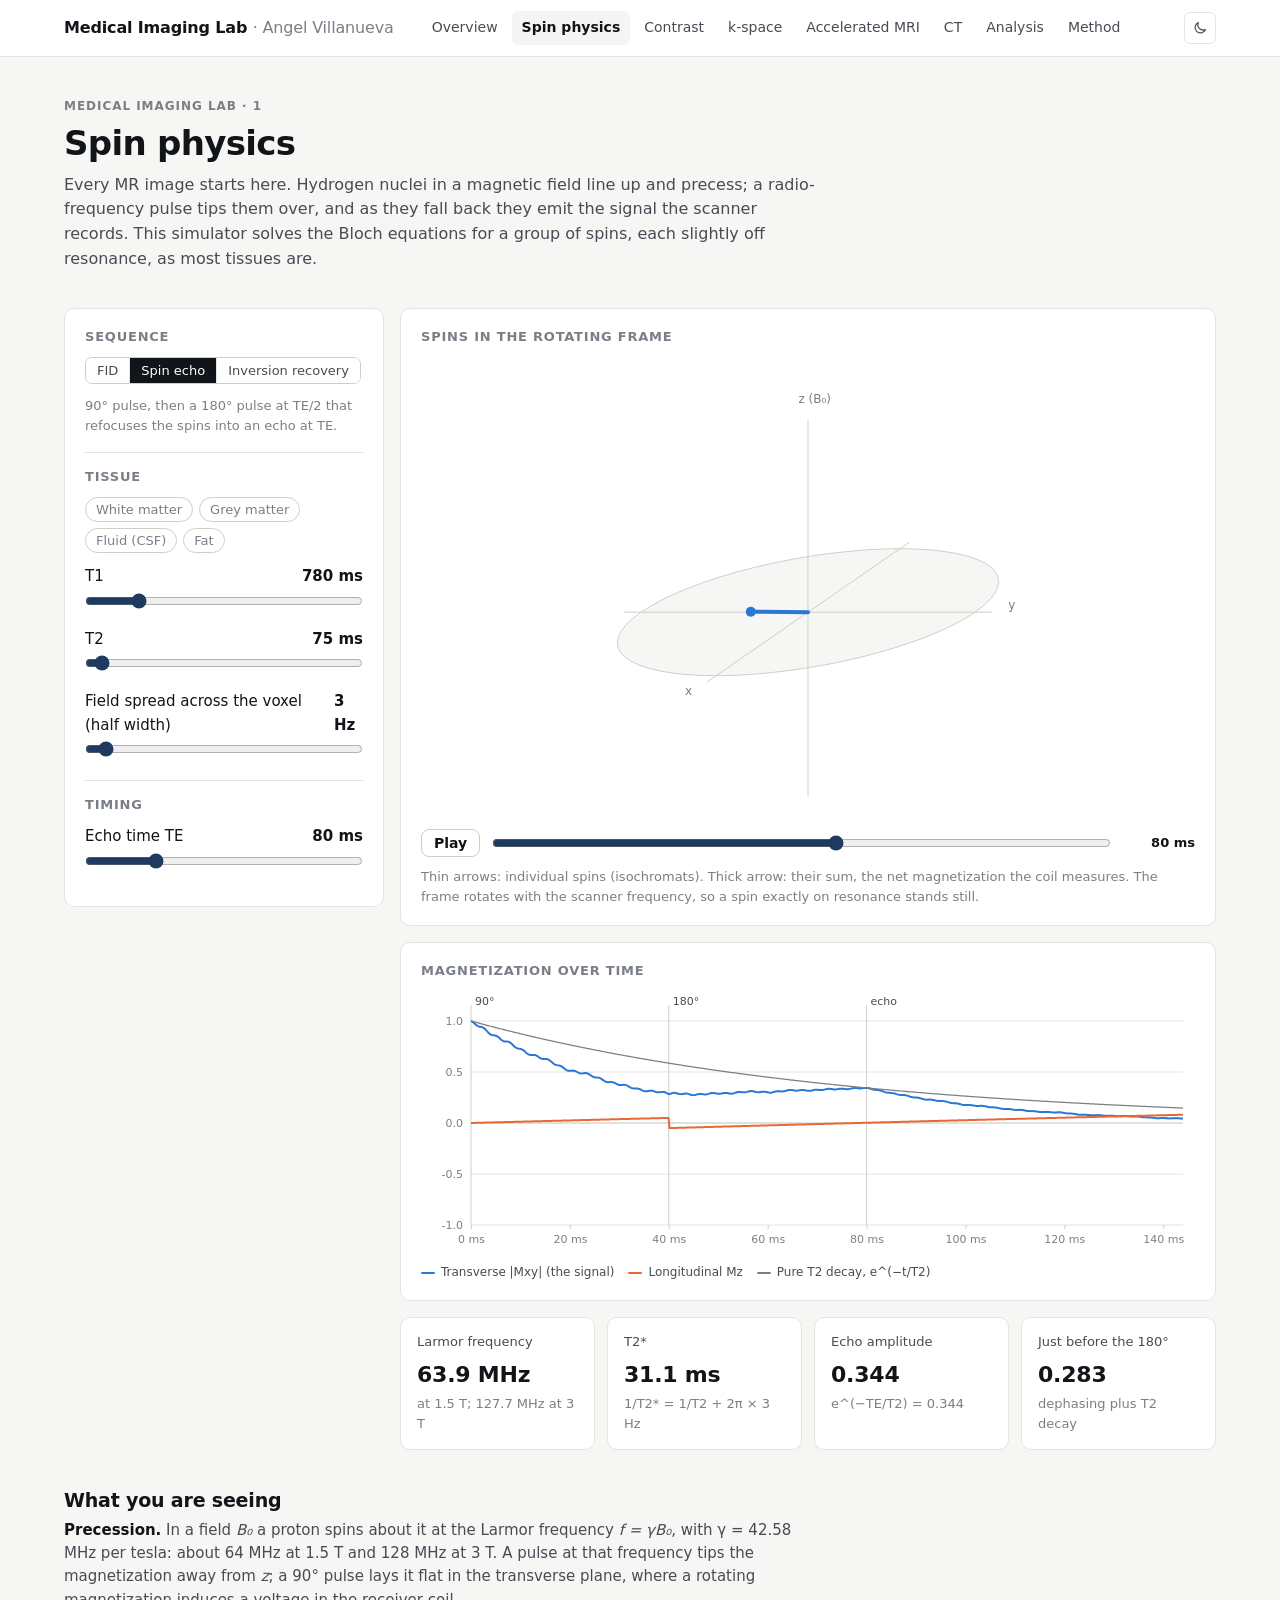
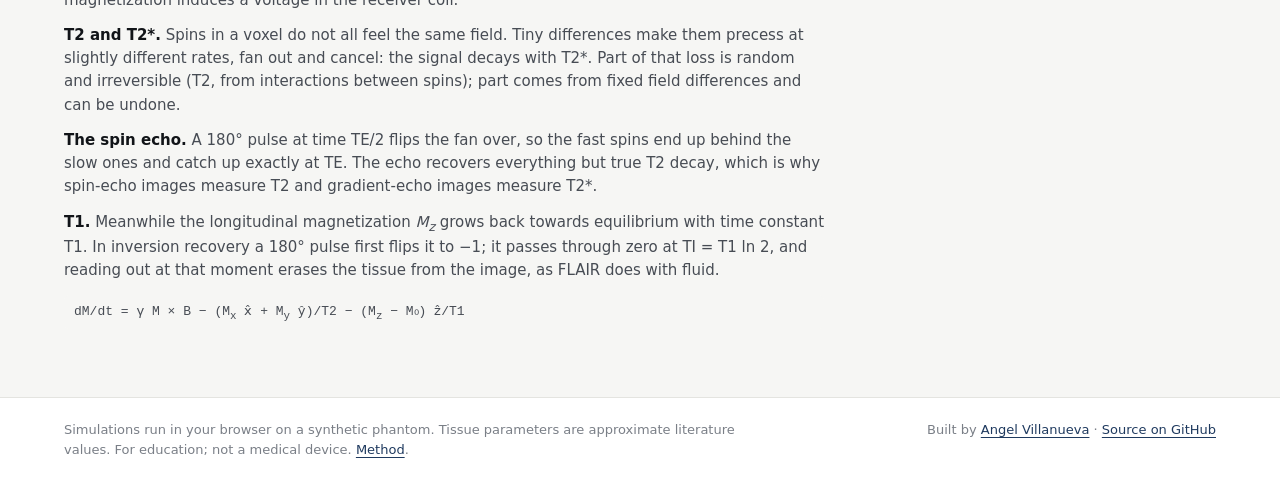
<file: spin-physics/index.html>
<!doctype html>
<html lang="en" data-root="..">
<head>
  <meta charset="utf-8">
  <meta name="viewport" content="width=device-width, initial-scale=1">
  <title>Spin Physics · Medical Imaging Lab</title>
  <meta name="description" content="A Bloch-equation simulator: watch nuclear spins precess, dephase, refocus into a spin echo and relax with T1 and T2.">
  <link rel="icon" href="data:image/svg+xml,%3Csvg xmlns='http://www.w3.org/2000/svg' viewBox='0 0 64 64'%3E%3Crect width='64' height='64' rx='12' fill='%231f3a5f'/%3E%3Ccircle cx='32' cy='32' r='15' fill='none' stroke='white' stroke-width='4'/%3E%3Cpath d='M32 12v40M12 32h40' stroke='white' stroke-width='3'/%3E%3C/svg%3E">
  <link rel="stylesheet" href="../assets/theme.css">
  <style>
    #vectors svg { display: block; width: 100%; height: auto; }
    #vectors text { font: 12px var(--sans); fill: var(--muted); }
    .play-row { display: flex; align-items: center; gap: 10px; margin-top: 8px; font-size: 13px; color: var(--ink-2); }
    .play-row input { flex: 1; accent-color: var(--accent); }
    .play-row b { font-variant-numeric: tabular-nums; min-width: 72px; text-align: right; color: var(--ink); }
    .presets { display: flex; flex-wrap: wrap; gap: 6px; margin-bottom: 12px; }
  </style>
</head>
<body>
  <main>
    <div class="wrap">
      <header class="page-head">
        <p class="eyebrow">Medical Imaging Lab · 1</p>
        <h1>Spin physics</h1>
        <p class="lede">Every MR image starts here. Hydrogen nuclei in a magnetic field line up and precess; a radio-frequency pulse tips them over, and as they fall back they emit the signal the scanner records. This simulator solves the Bloch equations for a group of spins, each slightly off resonance, as most tissues are.</p>
      </header>

      <section class="block">
        <div class="panel-grid">
          <div class="card">
            <div class="ctrl-group">
              <h3>Sequence</h3>
              <div id="seq" style="margin-bottom:12px"></div>
              <p class="note" id="seq-note" style="margin:0"></p>
            </div>
            <div class="ctrl-group">
              <h3>Tissue</h3>
              <div class="presets" id="presets"></div>
              <div id="s-t1"></div><div id="s-t2"></div><div id="s-spread"></div>
            </div>
            <div class="ctrl-group">
              <h3>Timing</h3>
              <div id="s-te"></div><div id="s-ti"></div>
            </div>
          </div>
          <div>
            <div class="card">
              <h3>Spins in the rotating frame</h3>
              <div id="vectors"></div>
              <div class="play-row"><button class="btn secondary" type="button" id="play" style="padding:5px 12px">Play</button><input type="range" id="scrub" min="0" max="0" step="1" value="0"><b id="time">0 ms</b></div>
              <p class="note">Thin arrows: individual spins (isochromats). Thick arrow: their sum, the net magnetization the coil measures. The frame rotates with the scanner frequency, so a spin exactly on resonance stands still.</p>
            </div>
            <div class="card">
              <h3>Magnetization over time</h3>
              <div class="chart" id="curves"></div>
              <div class="legend" id="curves-legend"></div>
            </div>
            <div class="tiles" id="tiles" style="margin-top:16px"></div>
          </div>
        </div>
      </section>

      <section class="block">
        <h2>What you are seeing</h2>
        <div class="prose">
          <p><strong>Precession.</strong> In a field <em>B₀</em> a proton spins about it at the Larmor frequency <em>f = γB₀</em>, with γ = 42.58 MHz per tesla: about 64 MHz at 1.5 T and 128 MHz at 3 T. A pulse at that frequency tips the magnetization away from <em>z</em>; a 90° pulse lays it flat in the transverse plane, where a rotating magnetization induces a voltage in the receiver coil.</p>
          <p><strong>T2 and T2*.</strong> Spins in a voxel do not all feel the same field. Tiny differences make them precess at slightly different rates, fan out and cancel: the signal decays with T2*. Part of that loss is random and irreversible (T2, from interactions between spins); part comes from fixed field differences and can be undone.</p>
          <p><strong>The spin echo.</strong> A 180° pulse at time TE/2 flips the fan over, so the fast spins end up behind the slow ones and catch up exactly at TE. The echo recovers everything but true T2 decay, which is why spin-echo images measure T2 and gradient-echo images measure T2*.</p>
          <p><strong>T1.</strong> Meanwhile the longitudinal magnetization <em>M<sub>z</sub></em> grows back towards equilibrium with time constant T1. In inversion recovery a 180° pulse first flips it to −1; it passes through zero at TI = T1 ln 2, and reading out at that moment erases the tissue from the image, as FLAIR does with fluid.</p>
          <p class="formula">dM/dt = γ M × B − (M<sub>x</sub> x̂ + M<sub>y</sub> ŷ)/T2 − (M<sub>z</sub> − M₀) ẑ/T1</p>
        </div>
      </section>
    </div>
  </main>

  <script src="../assets/vendor/d3.v7.9.0.min.js"></script>
  <script src="../assets/imaging.js"></script>
  <script src="../assets/core.js"></script>
  <script src="../assets/viz.js"></script>
  <script src="../assets/pages/bloch.js"></script>
</body>
</html>
</file>
<file: assets/theme.css>
/* Medical Imaging Lab — shared styles (same system as the other projects) */

:root {
  color-scheme: light;
  --bg: #f6f6f4;
  --surface: #ffffff;
  --ink: #111418;
  --ink-2: #474c54;
  --muted: #7a7f87;
  --line: #e4e4e0;
  --line-2: #cfcfc9;
  --accent: #1f3a5f;
  --accent-ink: #ffffff;
  --hover: rgba(17, 20, 24, 0.04);

  /* Returns: blue for gains, red for losses, three steps per side */
  --pos-1: #dbe8f8; --pos-2: #9ec5f4; --pos-3: #2a78d6;
  --neg-1: #f9dedb; --neg-2: #f0a59d; --neg-3: #d03b3b;
  --pos-ink: #1c5cab; --neg-ink: #b42f2f;
  --on-strong: #ffffff;
  --recession: rgba(17, 20, 24, 0.06);

  /* Categorical series, fixed order */
  --s1: #2a78d6; --s2: #eb6834; --s3: #1baf7a; --s4: #eda100;
  --s5: #e87ba4; --s6: #008300; --s7: #6250d6; --s8: #e34948;

  --sans: system-ui, -apple-system, "Segoe UI", Roboto, "Helvetica Neue", Arial, sans-serif;
}

@media (prefers-color-scheme: dark) {
  :root:not([data-theme="light"]) {
    color-scheme: dark;
    --bg: #0f1012;
    --surface: #17181b;
    --ink: #eeeeea;
    --ink-2: #c1c1ba;
    --muted: #8d8d87;
    --line: #2a2b2f;
    --line-2: #3a3b40;
    --accent: #8db4e8;
    --accent-ink: #0d1726;
    --hover: rgba(255, 255, 255, 0.05);
    --pos-1: #1d2d42; --pos-2: #255592; --pos-3: #3987e5;
    --neg-1: #3a2021; --neg-2: #8a3533; --neg-3: #e66767;
    --pos-ink: #7fb0ec; --neg-ink: #ee8a88;
    --on-strong: #0f1012;
    --recession: rgba(255, 255, 255, 0.06);
    --s1: #3987e5; --s2: #d95926; --s3: #199e70; --s4: #c98500;
    --s5: #d55181; --s6: #008300; --s7: #9085e9; --s8: #e66767;
  }
}
:root[data-theme="dark"] {
  color-scheme: dark;
  --bg: #0f1012;
  --surface: #17181b;
  --ink: #eeeeea;
  --ink-2: #c1c1ba;
  --muted: #8d8d87;
  --line: #2a2b2f;
  --line-2: #3a3b40;
  --accent: #8db4e8;
  --accent-ink: #0d1726;
  --hover: rgba(255, 255, 255, 0.05);
  --pos-1: #1d2d42; --pos-2: #255592; --pos-3: #3987e5;
  --neg-1: #3a2021; --neg-2: #8a3533; --neg-3: #e66767;
  --pos-ink: #7fb0ec; --neg-ink: #ee8a88;
  --on-strong: #0f1012;
  --recession: rgba(255, 255, 255, 0.06);
  --s1: #3987e5; --s2: #d95926; --s3: #199e70; --s4: #c98500;
  --s5: #d55181; --s6: #008300; --s7: #9085e9; --s8: #e66767;
}

* { box-sizing: border-box; }
html { -webkit-text-size-adjust: 100%; }
body {
  margin: 0;
  background: var(--bg);
  color: var(--ink);
  font: 15px/1.55 var(--sans);
  -webkit-font-smoothing: antialiased;
}
a { color: var(--accent); text-underline-offset: 3px; }
:focus-visible { outline: 2px solid var(--accent); outline-offset: 2px; border-radius: 3px; }
.wrap { max-width: 1200px; margin: 0 auto; padding: 0 24px; }
.num, table { font-variant-numeric: tabular-nums; }
.pos { color: var(--pos-ink); }
.neg { color: var(--neg-ink); }
.muted { color: var(--muted); }

/* ---------- header ---------- */
.topbar { background: var(--surface); border-bottom: 1px solid var(--line); }
.topbar-inner { display: flex; align-items: center; gap: 28px; height: 56px; }
.brand { color: var(--ink); text-decoration: none; font-weight: 650; letter-spacing: -0.01em; font-size: 16px; white-space: nowrap; }
.brand span { color: var(--muted); font-weight: 400; }
.nav { display: flex; gap: 4px; margin: 0 auto 0 0; padding: 0; list-style: none; overflow-x: auto; scrollbar-width: none; min-width: 0; }
.nav a {
  display: block; padding: 6px 10px; border-radius: 6px;
  color: var(--ink-2); text-decoration: none; font-size: 14px; white-space: nowrap;
}
.nav a:hover { background: var(--hover); color: var(--ink); }
.nav a[aria-current="page"] { color: var(--ink); font-weight: 600; background: var(--hover); }
.theme-toggle {
  flex-shrink: 0; width: 32px; height: 32px; border-radius: 6px; cursor: pointer;
  border: 1px solid var(--line); background: transparent; color: var(--ink-2);
  display: grid; place-items: center;
}
.theme-toggle svg { width: 16px; height: 16px; }

/* ---------- page head ---------- */
.page-head { padding: 40px 0 8px; }
.eyebrow { font-size: 12px; font-weight: 600; letter-spacing: 0.08em; text-transform: uppercase; color: var(--muted); margin: 0 0 8px; }
h1 { font-size: clamp(26px, 3.4vw, 34px); line-height: 1.15; font-weight: 650; letter-spacing: -0.02em; margin: 0 0 10px; }
.lede { max-width: 760px; color: var(--ink-2); font-size: 16px; margin: 0; }
.updated { color: var(--muted); font-size: 13px; margin-top: 12px; }

section.block { padding: 28px 0 8px; }
h2 { font-size: 19px; font-weight: 650; letter-spacing: -0.01em; margin: 0 0 4px; }
.sub { color: var(--ink-2); margin: 0 0 16px; max-width: 820px; }
h3 { font-size: 13px; font-weight: 600; letter-spacing: 0.06em; text-transform: uppercase; color: var(--muted); margin: 0 0 10px; }

.card {
  background: var(--surface); border: 1px solid var(--line); border-radius: 10px;
  padding: 18px 20px;
}
.card + .card { margin-top: 16px; }
.grid-2 { display: grid; grid-template-columns: 1fr 1fr; gap: 16px; }
.grid-3 { display: grid; grid-template-columns: repeat(3, 1fr); gap: 16px; }
.note { color: var(--muted); font-size: 13px; margin: 10px 0 0; }

/* ---------- controls ---------- */
.controls { display: flex; flex-wrap: wrap; align-items: center; gap: 10px 18px; margin: 0 0 14px; }
.control { display: flex; align-items: center; gap: 8px; font-size: 13px; color: var(--ink-2); }
.seg { display: inline-flex; border: 1px solid var(--line-2); border-radius: 7px; overflow: hidden; flex-wrap: wrap; }
.seg button {
  font: 500 13px var(--sans); padding: 5px 11px; border: 0; cursor: pointer;
  background: var(--surface); color: var(--ink-2); border-right: 1px solid var(--line);
}
.seg button:last-child { border-right: 0; }
.seg button:hover { background: var(--hover); }
.seg button[aria-pressed="true"] { background: var(--ink); color: var(--surface); }
select {
  font: 500 13px var(--sans); color: var(--ink); background: var(--surface);
  border: 1px solid var(--line-2); border-radius: 7px; padding: 5px 28px 5px 10px;
  appearance: none; cursor: pointer;
  background-image: linear-gradient(45deg, transparent 50%, var(--muted) 50%), linear-gradient(135deg, var(--muted) 50%, transparent 50%);
  background-position: calc(100% - 14px) 50%, calc(100% - 10px) 50%;
  background-size: 4px 4px; background-repeat: no-repeat;
}
.chips { display: flex; flex-wrap: wrap; gap: 6px; }
.chip {
  display: inline-flex; align-items: center; gap: 7px; cursor: pointer;
  font: 500 13px var(--sans); padding: 4px 10px; border-radius: 99px;
  border: 1px solid var(--line-2); background: var(--surface); color: var(--muted);
}
.chip i { width: 12px; height: 2px; border-radius: 1px; background: var(--line-2); }
.chip[aria-pressed="true"] { color: var(--ink); border-color: var(--ink-2); }
.chip:disabled { opacity: 0.4; cursor: not-allowed; }

/* ---------- stat tiles ---------- */
.tiles { display: grid; grid-template-columns: repeat(auto-fill, minmax(170px, 1fr)); gap: 12px; }
.tile { background: var(--surface); border: 1px solid var(--line); border-radius: 10px; padding: 14px 16px; }
.tile .label { font-size: 13px; color: var(--ink-2); margin: 0 0 6px; }
.tile .value { font-size: 22px; font-weight: 600; letter-spacing: -0.01em; }
.tile .delta { font-size: 13px; margin-top: 2px; }
.tile .delta span { color: var(--muted); }

/* ---------- tables ---------- */
.table-scroll { overflow-x: auto; -webkit-overflow-scrolling: touch; }
table.data { border-collapse: collapse; width: 100%; font-size: 13.5px; }
table.data th, table.data td { padding: 7px 10px; text-align: right; white-space: nowrap; border-bottom: 1px solid var(--line); }
table.data th:first-child, table.data td:first-child { text-align: left; }
table.data thead th { font-weight: 600; color: var(--muted); font-size: 12px; border-bottom: 1px solid var(--line-2); vertical-align: bottom; }
table.data thead th[data-sort] { cursor: pointer; user-select: none; }
table.data thead th[aria-sort="descending"]::after { content: " ↓"; }
table.data thead th[aria-sort="ascending"]::after { content: " ↑"; }
table.data tbody tr:hover { background: var(--hover); }
table.data tr.group-row td { background: var(--bg); font-size: 12px; font-weight: 600; color: var(--muted); letter-spacing: 0.04em; text-transform: uppercase; padding-top: 14px; }
.name-cell small { display: block; color: var(--muted); font-size: 12px; }

/* heatmap of returns */
table.heat { border-collapse: separate; border-spacing: 2px; font-size: 12px; }
table.heat th, table.heat td { padding: 0; height: 26px; min-width: 52px; text-align: center; white-space: nowrap; }
table.heat thead th { font-weight: 600; color: var(--muted); font-size: 11.5px; padding: 0 4px 4px; vertical-align: bottom; line-height: 1.2; white-space: normal; max-width: 72px; }
table.heat tbody th {
  position: sticky; left: 0; z-index: 1; background: var(--surface);
  text-align: left; font-weight: 600; padding: 0 10px 0 2px; min-width: 44px;
}
table.heat td { border-radius: 3px; cursor: default; }
table.heat td.empty { background: transparent; }
table.heat td:hover { outline: 1.5px solid var(--ink); outline-offset: -1px; }
table.heat tfoot th, table.heat tfoot td { font-size: 11.5px; color: var(--ink-2); padding-top: 6px; }
table.heat tfoot th { position: sticky; left: 0; background: var(--surface); text-align: left; }
.r-n3 { background: var(--neg-3); color: var(--on-strong); }
.r-n2 { background: var(--neg-2); color: var(--ink); }
.r-n1 { background: var(--neg-1); color: var(--ink); }
.r-p1 { background: var(--pos-1); color: var(--ink); }
.r-p2 { background: var(--pos-2); color: var(--ink); }
.r-p3 { background: var(--pos-3); color: var(--on-strong); }
.ytd-mark { font-weight: 400; color: var(--muted); }

.legend { display: flex; flex-wrap: wrap; align-items: center; gap: 4px 14px; font-size: 12px; color: var(--ink-2); margin: 12px 0 0; }
.legend .key { display: inline-flex; align-items: center; gap: 6px; }
.legend .sw { width: 14px; height: 10px; border-radius: 2px; display: inline-block; }
.legend .ln { width: 14px; height: 2px; border-radius: 1px; display: inline-block; }

/* ---------- charts ---------- */
.chart { position: relative; width: 100%; }
.chart svg { display: block; width: 100%; height: auto; overflow: visible; }
.chart text { font: 11px var(--sans); fill: var(--muted); font-variant-numeric: tabular-nums; }
.chart .grid line { stroke: var(--line); }
.chart .axis path { display: none; }
.chart .axis line { stroke: var(--line-2); }
.chart .baseline { stroke: var(--line-2); }
.chart .annot text { fill: var(--ink-2); font-size: 11px; }
.chart .annot line { stroke: var(--line-2); }
.chart .crosshair { stroke: var(--ink-2); stroke-width: 1; pointer-events: none; }
.tooltip {
  position: fixed; z-index: 50; pointer-events: none; min-width: 140px; max-width: 280px;
  background: var(--surface); color: var(--ink); border: 1px solid var(--line-2); border-radius: 8px;
  padding: 8px 10px; font-size: 12.5px; box-shadow: 0 6px 20px rgba(0, 0, 0, 0.12);
  font-variant-numeric: tabular-nums; opacity: 0; transition: opacity 0.08s;
}
.tooltip.show { opacity: 1; }
.tooltip .tt-title { color: var(--muted); font-size: 12px; margin-bottom: 4px; }
.tooltip .tt-row { display: flex; align-items: center; gap: 8px; }
.tooltip .tt-row i { width: 10px; height: 2px; border-radius: 1px; flex-shrink: 0; }
.tooltip .tt-row b { font-weight: 600; min-width: 56px; }
.tooltip .tt-row span { color: var(--ink-2); }

/* ---------- prose ---------- */
.prose { max-width: 760px; color: var(--ink-2); }
.prose p { margin: 0 0 12px; }
.prose strong { color: var(--ink); font-weight: 600; }
.links-grid { display: grid; grid-template-columns: repeat(auto-fill, minmax(260px, 1fr)); gap: 12px; }
.link-card { display: block; text-decoration: none; color: inherit; background: var(--surface); border: 1px solid var(--line); border-radius: 10px; padding: 16px 18px; }
.link-card:hover { border-color: var(--line-2); background: var(--hover); }
.link-card strong { display: block; color: var(--ink); font-weight: 600; margin-bottom: 4px; }
.link-card span { color: var(--ink-2); font-size: 14px; }

/* ---------- footer ---------- */
.footer { margin-top: 48px; border-top: 1px solid var(--line); background: var(--surface); }
.footer .wrap { padding-top: 22px; padding-bottom: 32px; color: var(--muted); font-size: 13px; display: flex; flex-wrap: wrap; gap: 8px 24px; justify-content: space-between; }
.footer p { margin: 0; max-width: 720px; }

@media (max-width: 860px) {
  .grid-2, .grid-3 { grid-template-columns: 1fr; }
}
@media (max-width: 640px) {
  .wrap { padding: 0 16px; }
  .topbar-inner { gap: 12px; }
  .brand span { display: none; }
  .page-head { padding-top: 28px; }
  .card { padding: 14px; }
}
@media (forced-colors: active) {
  table.heat td { border: 1px solid CanvasText; }
}

/* keep the row name visible while a wide table scrolls */
.table-scroll table.data th:first-child, .table-scroll table.data td:first-child { position: sticky; left: 0; background: var(--surface); z-index: 1; }
.table-scroll table.data tr.group-row td { background: var(--bg); }
.control { min-width: 0; max-width: 100%; }
.control select { min-width: 0; max-width: 100%; text-overflow: ellipsis; }
.grid-2 > *, .grid-3 > *, .multiples > * { min-width: 0; }

/* population pyramids: neutral tones, so sexes never look like a continent */
:root { --sex-m: #4f6478; --sex-f: #9fb0c2; }
@media (prefers-color-scheme: dark) { :root:not([data-theme="light"]) { --sex-m: #8ea3b8; --sex-f: #4c5d6e; } }
:root[data-theme="dark"] { --sex-m: #8ea3b8; --sex-f: #4c5d6e; }

/* ================= imaging ================= */
.img-grid { display: grid; grid-template-columns: repeat(auto-fill, minmax(230px, 1fr)); gap: 14px; }
.img-view { min-width: 0; }
.img-title { font-size: 13px; font-weight: 600; color: var(--ink); margin: 0 0 6px; }
.img-note { font-size: 12px; color: var(--muted); margin-top: 6px; line-height: 1.4; }
.img-box { position: relative; background: #000; border-radius: 6px; overflow: hidden; aspect-ratio: 1; }
.img-box canvas { display: block; width: 100%; height: 100%; image-rendering: auto; cursor: crosshair; }
.img-readout {
  position: absolute; left: 6px; bottom: 6px; padding: 2px 6px; border-radius: 4px;
  background: rgba(0, 0, 0, 0.65); color: #fff; font: 11px ui-monospace, SFMono-Regular, Menlo, monospace;
  pointer-events: none; opacity: 0; transition: opacity 0.1s;
}
.panel-grid { display: grid; grid-template-columns: 320px minmax(0, 1fr); gap: 16px; align-items: start; }
@media (max-width: 900px) { .panel-grid { grid-template-columns: 1fr; } }
.slider { margin: 0 0 12px; }
.slider-head { display: flex; justify-content: space-between; gap: 8px; }
.slider-head b { color: var(--ink); font-weight: 600; font-variant-numeric: tabular-nums; }
.slider input[type="range"] { width: 100%; accent-color: var(--accent); margin: 4px 0 0; }
.ctrl-group + .ctrl-group { margin-top: 16px; padding-top: 14px; border-top: 1px solid var(--line); }
.ctrl-group h3 { margin-bottom: 10px; }
.formula { font: 13px ui-monospace, SFMono-Regular, Menlo, monospace; color: var(--ink-2); background: var(--bg); border-radius: 6px; padding: 8px 10px; overflow-x: auto; }
.btn { font: 600 14px var(--sans); padding: 8px 16px; border-radius: 8px; cursor: pointer; border: 1px solid var(--ink); background: var(--ink); color: var(--surface); text-decoration: none; display: inline-flex; align-items: center; }
.btn.secondary { background: transparent; color: var(--ink); border-color: var(--line-2); }
.btn:disabled { opacity: 0.5; cursor: progress; }
.status { color: var(--muted); font-size: 13px; }
</file>
